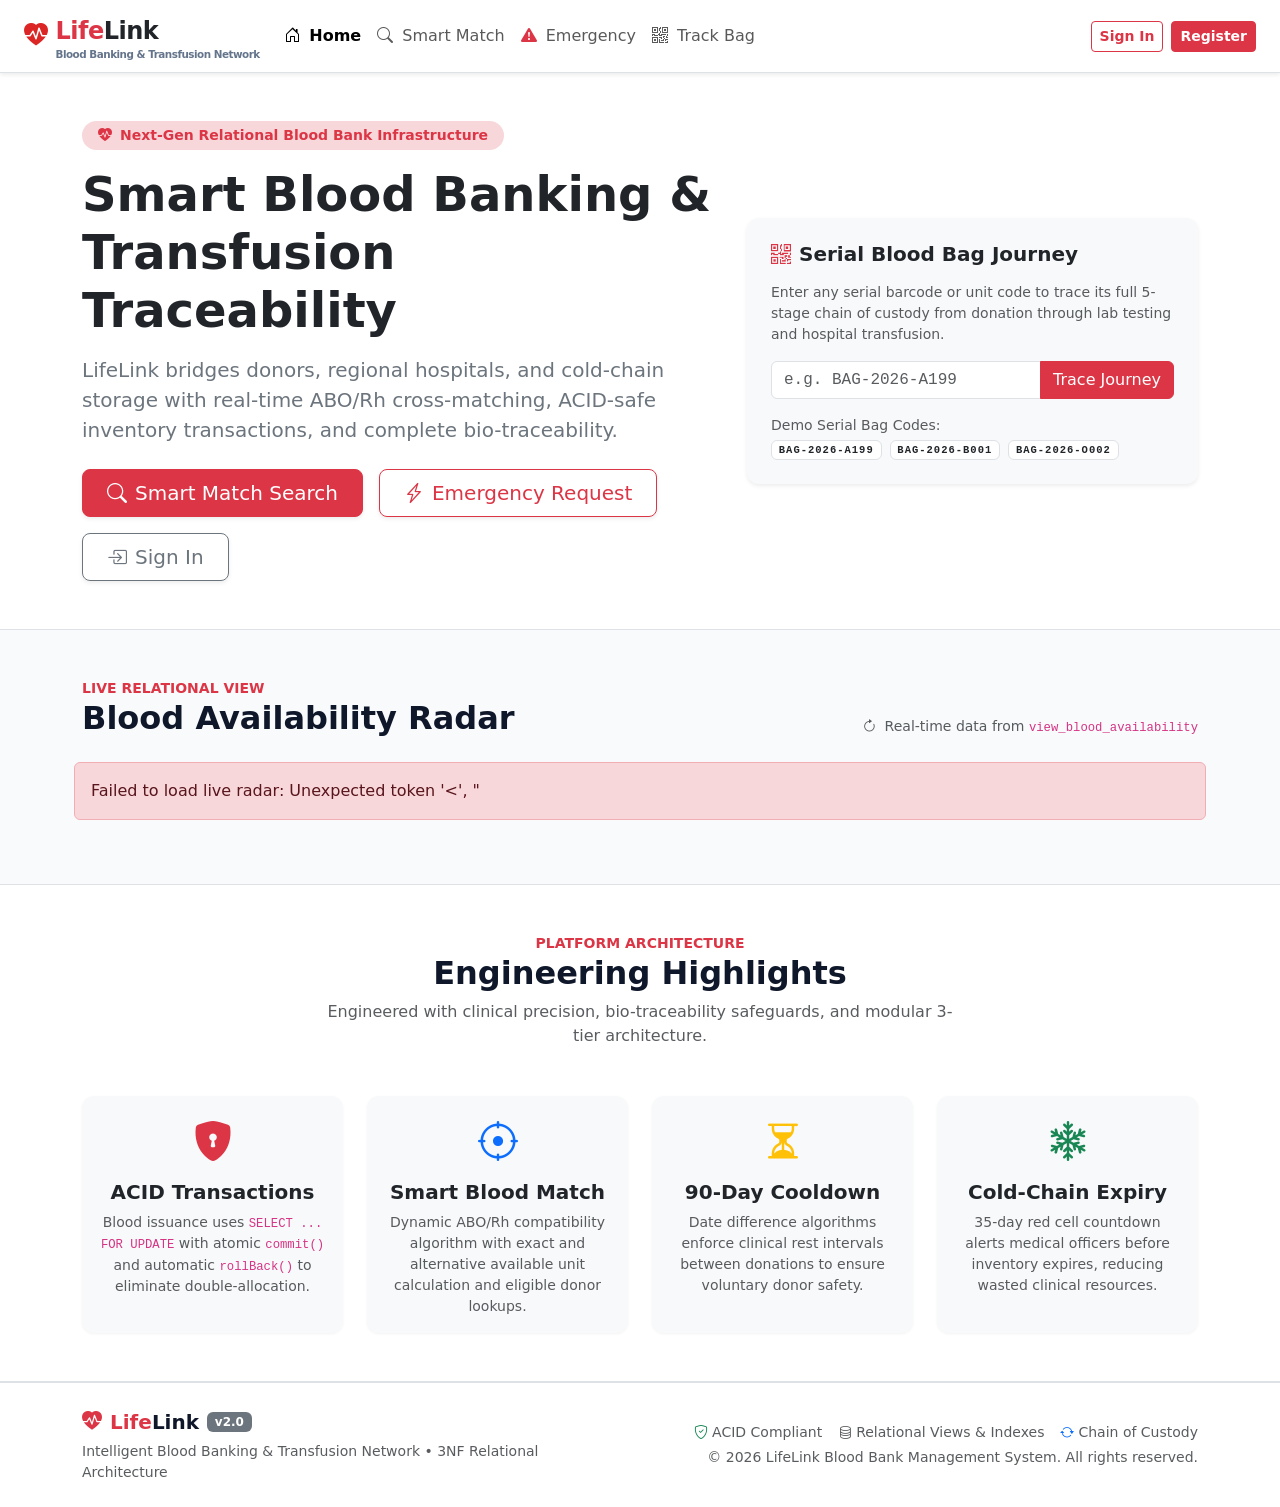
<file: index.html>
<!DOCTYPE html>
<html lang="en">
<head>
    <meta charset="UTF-8">
    <meta http-equiv="refresh" content="0; url=frontend/index.html">
    <title>Redirecting to LifeLink...</title>
    <script>
        window.location.href = "frontend/index.html";
    </script>
</head>
<body>
    <p>Redirecting to <a href="frontend/index.html">LifeLink Blood Bank System</a>...</p>
</body>
</html>
</file>
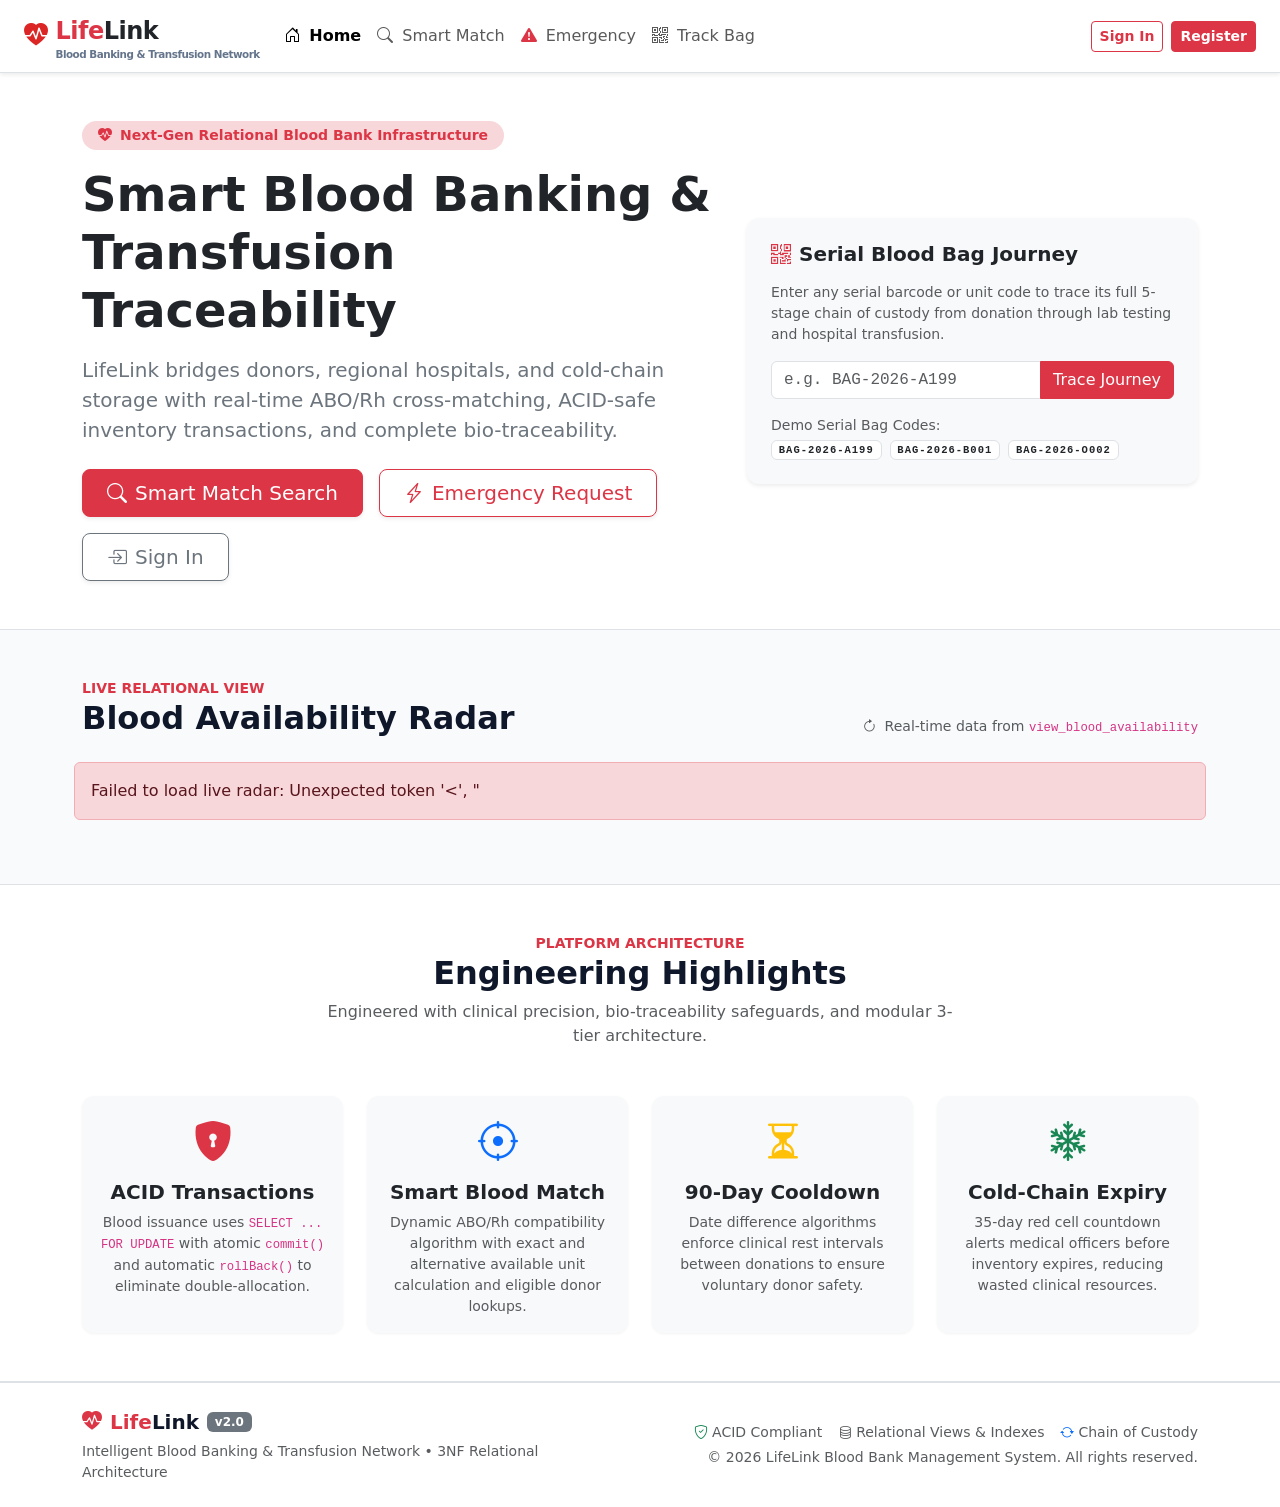
<file: frontend/index.html>
<!DOCTYPE html>
<html lang="en">
<head>
    <meta charset="UTF-8">
    <meta name="viewport" content="width=device-width, initial-scale=1.0">
    <title>LifeLink - Blood Bank Management System</title>
    <!-- Bootstrap 5.3 CSS -->
    <link href="https://cdn.jsdelivr.net/npm/bootstrap@5.3.3/dist/css/bootstrap.min.css" rel="stylesheet">
    <!-- Bootstrap Icons -->
    <link rel="stylesheet" href="https://cdn.jsdelivr.net/npm/bootstrap-icons@1.11.3/font/bootstrap-icons.min.css">
    <!-- Custom Healthcare Styling -->
    <link rel="stylesheet" href="css/custom.css">
</head>
<body class="d-flex flex-column min-vh-100">

    <!-- Global Dynamic Navigation Bar -->
    <div id="navbar-mount"></div>

    <main class="flex-grow-1">
        <!-- Emergency Ticker (shown dynamically if active critical requisitions exist) -->
        <div id="emergency-alert-banner" class="alert alert-danger mb-0 rounded-0 border-start-0 border-end-0 py-2 d-none">
            <div class="container d-flex justify-content-between align-items-center flex-wrap gap-2">
                <div class="d-flex align-items-center gap-2">
                    <span class="badge bg-danger pulsing-badge"><i class="bi bi-exclamation-triangle-fill me-1"></i>CRITICAL</span>
                    <span id="emergency-banner-text" class="fw-semibold text-danger">Emergency Blood Requisitions Active</span>
                </div>
                <a href="emergency.html" class="btn btn-danger btn-sm fw-bold">View Emergency Queue</a>
            </div>
        </div>

        <!-- Hero Section -->
        <section class="py-5 bg-white border-bottom">
            <div class="container">
                <div class="row align-items-center g-4">
                    <div class="col-lg-7">
                        <div class="d-inline-flex align-items-center gap-2 px-3 py-1 mb-3 rounded-pill bg-danger-subtle text-danger fw-semibold small">
                            <i class="bi bi-heart-pulse-fill"></i> Next-Gen Relational Blood Bank Infrastructure
                        </div>
                        <h1 class="display-5 fw-bold text-dark mb-3">
                            Smart Blood Banking & Transfusion Traceability
                        </h1>
                        <p class="lead text-secondary mb-4">
                            LifeLink bridges donors, regional hospitals, and cold-chain storage with real-time ABO/Rh cross-matching, ACID-safe inventory transactions, and complete bio-traceability.
                        </p>
                        <div class="d-flex flex-wrap gap-3">
                            <a href="search.html" class="btn btn-danger btn-lg px-4 shadow-sm">
                                <i class="bi bi-search me-2"></i>Smart Match Search
                            </a>
                            <a href="emergency.html" class="btn btn-outline-danger btn-lg px-4 shadow-sm">
                                <i class="bi bi-lightning-charge me-2"></i>Emergency Request
                            </a>
                            <a href="login.html" class="btn btn-outline-secondary btn-lg px-4 shadow-sm">
                                <i class="bi bi-box-arrow-in-right me-2"></i>Sign In
                            </a>
                        </div>
                    </div>
                    <div class="col-lg-5">
                        <div class="card border-0 shadow-sm p-4 bg-light">
                            <h5 class="fw-bold text-dark mb-3 d-flex align-items-center gap-2">
                                <i class="bi bi-qr-code text-danger"></i> Serial Blood Bag Journey
                            </h5>
                            <p class="small text-muted mb-3">
                                Enter any serial barcode or unit code to trace its full 5-stage chain of custody from donation through lab testing and hospital transfusion.
                            </p>
                            <form id="trackBagForm" onsubmit="handleTrackBagSubmit(event)">
                                <div class="input-group mb-3">
                                    <input type="text" id="quickBagCode" class="form-control font-monospace" placeholder="e.g. BAG-2026-A199" required>
                                    <button class="btn btn-danger" type="submit">Trace Journey</button>
                                </div>
                            </form>
                            <div class="small text-muted">
                                Demo Serial Bag Codes:
                                <div class="d-flex gap-2 mt-1 flex-wrap">
                                    <span class="badge bg-white text-dark border barcode-badge" onclick="openJourneyModal('BAG-2026-A199')">BAG-2026-A199</span>
                                    <span class="badge bg-white text-dark border barcode-badge" onclick="openJourneyModal('BAG-2026-B001')">BAG-2026-B001</span>
                                    <span class="badge bg-white text-dark border barcode-badge" onclick="openJourneyModal('BAG-2026-O002')">BAG-2026-O002</span>
                                </div>
                            </div>
                        </div>
                    </div>
                </div>
            </div>
        </section>

        <!-- Feature 3: Blood Availability Radar -->
        <section class="py-5">
            <div class="container">
                <div class="d-flex justify-content-between align-items-end mb-4 flex-wrap gap-2">
                    <div>
                        <div class="text-danger fw-bold text-uppercase small tracking-wide">Live Relational View</div>
                        <h2 class="fw-bold mb-0">Blood Availability Radar</h2>
                    </div>
                    <div class="text-muted small">
                        <i class="bi bi-arrow-clockwise me-1"></i> Real-time data from <code>view_blood_availability</code>
                    </div>
                </div>

                <div class="row g-3" id="radarGrid">
                    <!-- Loaded dynamically via JavaScript -->
                    <div class="col-12 text-center py-5">
                        <div class="spinner-border text-danger" role="status"></div>
                        <div class="text-muted mt-2">Loading live inventory status...</div>
                    </div>
                </div>
            </div>
        </section>

        <!-- Key Academic Capabilities -->
        <section class="py-5 bg-white border-top border-bottom">
            <div class="container">
                <div class="text-center mb-5">
                    <div class="text-danger fw-bold text-uppercase small">Platform Architecture</div>
                    <h2 class="fw-bold">Engineering Highlights</h2>
                    <p class="text-muted col-lg-7 mx-auto">
                        Engineered with clinical precision, bio-traceability safeguards, and modular 3-tier architecture.
                    </p>
                </div>

                <div class="row g-4">
                    <div class="col-md-3">
                        <div class="card h-100 p-3 text-center border-0 bg-light">
                            <div class="fs-1 text-danger mb-2"><i class="bi bi-shield-lock-fill"></i></div>
                            <h5 class="fw-bold">ACID Transactions</h5>
                            <p class="small text-muted mb-0">
                                Blood issuance uses <code>SELECT ... FOR UPDATE</code> with atomic <code>commit()</code> and automatic <code>rollBack()</code> to eliminate double-allocation.
                            </p>
                        </div>
                    </div>
                    <div class="col-md-3">
                        <div class="card h-100 p-3 text-center border-0 bg-light">
                            <div class="fs-1 text-primary mb-2"><i class="bi bi-crosshair"></i></div>
                            <h5 class="fw-bold">Smart Blood Match</h5>
                            <p class="small text-muted mb-0">
                                Dynamic ABO/Rh compatibility algorithm with exact and alternative available unit calculation and eligible donor lookups.
                            </p>
                        </div>
                    </div>
                    <div class="col-md-3">
                        <div class="card h-100 p-3 text-center border-0 bg-light">
                            <div class="fs-1 text-warning mb-2"><i class="bi bi-hourglass-split"></i></div>
                            <h5 class="fw-bold">90-Day Cooldown</h5>
                            <p class="small text-muted mb-0">
                                Date difference algorithms enforce clinical rest intervals between donations to ensure voluntary donor safety.
                            </p>
                        </div>
                    </div>
                    <div class="col-md-3">
                        <div class="card h-100 p-3 text-center border-0 bg-light">
                            <div class="fs-1 text-success mb-2"><i class="bi bi-snow2"></i></div>
                            <h5 class="fw-bold">Cold-Chain Expiry</h5>
                            <p class="small text-muted mb-0">
                                35-day red cell countdown alerts medical officers before inventory expires, reducing wasted clinical resources.
                            </p>
                        </div>
                    </div>
                </div>
            </div>
        </section>
    </main>

    <!-- Global Dynamic Footer -->
    <div id="footer-mount"></div>

    <!-- Bootstrap 5.3 Bundle JS -->
    <script src="https://cdn.jsdelivr.net/npm/bootstrap@5.3.3/dist/js/bootstrap.bundle.min.js"></script>
    <!-- Frontend JS Modules -->
    <script src="js/api.js"></script>
    <script src="js/navbar.js"></script>
    <script src="js/journey_modal.js"></script>

    <script>
        document.addEventListener('DOMContentLoaded', function() {
            loadRadar();
            checkEmergencyBanner();
        });

        function handleTrackBagSubmit(e) {
            e.preventDefault();
            const code = document.getElementById('quickBagCode').value.trim();
            if (code) {
                openJourneyModal(code);
            }
        }

        async function checkEmergencyBanner() {
            try {
                const res = await apiRequest('emergency.php');
                if (res.success && res.data && res.data.length > 0) {
                    const banner = document.getElementById('emergency-alert-banner');
                    const text = document.getElementById('emergency-banner-text');
                    text.innerText = `Active Emergency Requisitions: ${res.data.length} critical requisition(s) requiring triage.`;
                    banner.classList.remove('d-none');
                }
            } catch (e) {}
        }

        async function loadRadar() {
            const grid = document.getElementById('radarGrid');
            try {
                const res = await apiRequest('radar.php');
                if (!res.success) throw new Error(res.message);

                grid.innerHTML = res.data.radar.map(item => {
                    const statusClass = item.stock_status === 'CRITICAL' ? 'critical' : 
                                        item.stock_status === 'LOW' ? 'low' : 'available';
                    const badgeClass = item.stock_status === 'CRITICAL' ? 'badge-critical' : 
                                       item.stock_status === 'LOW' ? 'badge-low' : 'badge-available';
                    
                    return `
                        <div class="col-6 col-md-3">
                            <div class="card p-3 radar-card ${statusClass}">
                                <div class="d-flex justify-content-between align-items-start mb-2">
                                    <span class="radar-blood-group">${item.group_name}</span>
                                    <span class="badge ${badgeClass}">${item.stock_status}</span>
                                </div>
                                <div class="radar-units text-dark mb-2">${item.available_units} <span class="fs-6 fw-normal text-muted">units</span></div>
                                <div class="small text-muted" style="font-size: 0.75rem;">
                                    <div><strong>Can Give:</strong> ${item.can_give_to}</div>
                                    <div><strong>Can Receive:</strong> ${item.can_receive_from}</div>
                                </div>
                                <div class="mt-3 pt-2 border-top d-flex justify-content-between align-items-center">
                                    <span class="text-muted small" style="font-size: 0.7rem;">Shelf Expiry: ${item.earliest_expiry || 'None'}</span>
                                    <a href="search.html?blood_group_id=${item.blood_group_id}" class="btn btn-sm btn-outline-danger py-0 px-2" style="font-size: 0.75rem;">Match</a>
                                </div>
                            </div>
                        </div>
                    `;
                }).join('');
            } catch (e) {
                grid.innerHTML = `<div class="col-12 alert alert-danger">Failed to load live radar: ${e.message}</div>`;
            }
        }
    </script>
</body>
</html>
</file>
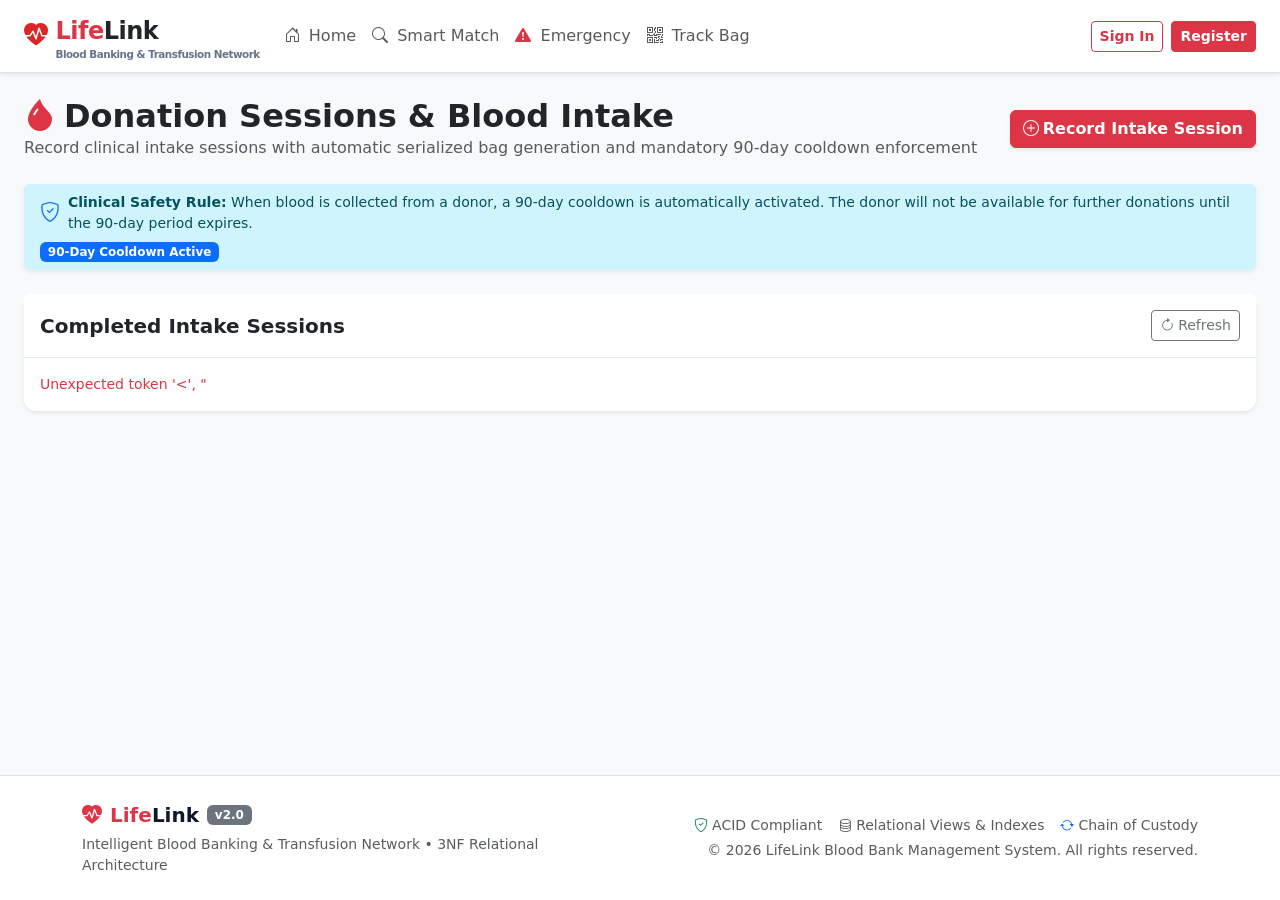
<file: frontend/admin_donations.html>
<!DOCTYPE html>
<html lang="en">
<head>
    <meta charset="UTF-8">
    <meta name="viewport" content="width=device-width, initial-scale=1.0">
    <title>Donation Sessions & Intake | LifeLink</title>
    <link href="https://cdn.jsdelivr.net/npm/bootstrap@5.3.3/dist/css/bootstrap.min.css" rel="stylesheet">
    <link rel="stylesheet" href="https://cdn.jsdelivr.net/npm/bootstrap-icons@1.11.3/font/bootstrap-icons.min.css">
    <link rel="stylesheet" href="css/custom.css">
</head>
<body class="d-flex flex-column min-vh-100 bg-light">

    <div id="navbar-mount"></div>

    <main class="container-fluid px-lg-4 py-4 flex-grow-1">
        <div class="d-flex justify-content-between align-items-center mb-4 flex-wrap gap-2">
            <div>
                <h2 class="fw-bold mb-0 text-dark"><i class="bi bi-droplet-fill text-danger me-2"></i>Donation Sessions & Blood Intake</h2>
                <p class="text-muted mb-0">Record clinical intake sessions with automatic serialized bag generation and mandatory 90-day cooldown enforcement</p>
            </div>
            <button class="btn btn-danger fw-bold shadow-sm" data-bs-toggle="modal" data-bs-target="#newSessionModal">
                <i class="bi bi-plus-circle me-1"></i>Record Intake Session
            </button>
        </div>

        <!-- 90-Day Cooldown Policy Banner -->
        <div class="alert alert-info py-2 px-3 mb-4 d-flex align-items-center justify-content-between flex-wrap gap-2 shadow-sm border-0">
            <div class="d-flex align-items-center gap-2 small">
                <i class="bi bi-shield-check fs-5 text-primary"></i>
                <span><strong>Clinical Safety Rule:</strong> When blood is collected from a donor, a 90-day cooldown is automatically activated. The donor will not be available for further donations until the 90-day period expires.</span>
            </div>
            <span class="badge bg-primary">90-Day Cooldown Active</span>
        </div>

        <div class="card border-0 shadow-sm bg-white">
            <div class="card-header bg-white py-3 d-flex justify-content-between align-items-center">
                <h5 class="fw-bold mb-0">Completed Intake Sessions</h5>
                <button class="btn btn-outline-secondary btn-sm" onclick="loadDonations()">
                    <i class="bi bi-arrow-clockwise me-1"></i>Refresh
                </button>
            </div>
            <div class="card-body p-0" id="donationsMount">
                <div class="text-center py-5">
                    <div class="spinner-border text-danger" role="status"></div>
                    <div class="text-muted mt-2">Loading donation sessions...</div>
                </div>
            </div>
        </div>
    </main>

    <!-- Modal: Record Donation Session -->
    <div class="modal fade" id="newSessionModal" tabindex="-1" aria-hidden="true">
        <div class="modal-dialog modal-dialog-centered modal-lg">
            <div class="modal-content border-0 shadow-lg">
                <div class="modal-header bg-danger text-white">
                    <h5 class="modal-title fw-bold"><i class="bi bi-heart-pulse-fill me-2"></i>Record Clinical Intake Session</h5>
                    <button type="button" class="btn-close btn-close-white" data-bs-dismiss="modal" aria-label="Close"></button>
                </div>
                <form id="sessionForm" onsubmit="handleSessionSubmit(event)">
                    <div class="modal-body p-4">
                        <div class="d-flex justify-content-between align-items-center mb-2">
                            <label class="form-label fw-bold mb-0">Select Registered Donor <span class="text-danger">*</span></label>
                            <div class="form-check form-switch small">
                                <input class="form-check-input" type="checkbox" id="eligibleOnlySwitch" checked onchange="renderDonorSelectOptions()">
                                <label class="form-check-label" for="eligibleOnlySwitch">Show eligible only (cooldown cleared)</label>
                            </div>
                        </div>

                        <select id="donorSelect" class="form-select form-select-lg mb-2" required onchange="handleDonorSelectChange()">
                            <option value="">Loading donor directory...</option>
                        </select>

                        <!-- Selected Donor Cooldown Status Indicator -->
                        <div id="selectedDonorStatusMount" class="mb-3"></div>

                        <div class="row g-3 mb-3">
                            <div class="col-md-6">
                                <label class="form-label fw-semibold">Blood Pressure (mmHg) <span class="text-danger">*</span></label>
                                <input type="text" id="bp" class="form-control" value="120/80" required>
                            </div>
                            <div class="col-md-6">
                                <label class="form-label fw-semibold">Hemoglobin (g/dL) <span class="text-danger">*</span></label>
                                <input type="number" step="0.1" id="hb" class="form-control" value="14.2" min="12.0" max="18.0" required>
                            </div>
                        </div>

                        <div class="mb-3">
                            <label class="form-label fw-semibold">Target Cold Storage Vault <span class="text-danger">*</span></label>
                            <input type="text" id="storageLocation" class="form-control" value="Cold Vault 1 / Shelf A1" required>
                        </div>

                        <div class="mb-3">
                            <label class="form-label fw-semibold">Clinical Staff Remarks</label>
                            <textarea id="remarks" class="form-control" rows="2" placeholder="Standard whole blood donation; vitals normal."></textarea>
                        </div>

                        <div class="alert alert-warning py-2 px-3 small mb-0 d-flex align-items-center gap-2">
                            <i class="bi bi-exclamation-triangle-fill fs-5 text-warning"></i>
                            <div><strong>Notice:</strong> Submitting this intake session will immediately lock this donor into a 90-day cooldown interval starting today.</div>
                        </div>
                    </div>
                    <div class="modal-footer bg-light">
                        <button type="button" class="btn btn-secondary btn-sm" data-bs-dismiss="modal">Cancel</button>
                        <button type="submit" id="saveSessionBtn" class="btn btn-danger fw-bold">
                            <i class="bi bi-check2-circle me-1"></i>Commit & Spawn Blood Bag
                        </button>
                    </div>
                </form>
            </div>
        </div>
    </div>

    <div id="footer-mount"></div>

    <script src="https://cdn.jsdelivr.net/npm/bootstrap@5.3.3/dist/js/bootstrap.bundle.min.js"></script>
    <script src="js/api.js"></script>
    <script src="js/navbar.js"></script>
    <script src="js/journey_modal.js"></script>

    <script>
        let cachedDonors = [];

        document.addEventListener('DOMContentLoaded', function() {
            loadDonations();
            loadDonors();
        });

        async function loadDonors() {
            try {
                const res = await apiRequest('donors.php?action=list');
                cachedDonors = res.data || [];
                renderDonorSelectOptions();
            } catch (e) {
                document.getElementById('donorSelect').innerHTML = `<option value="">Failed to load donors</option>`;
            }
        }

        function renderDonorSelectOptions() {
            const select = document.getElementById('donorSelect');
            const showOnlyEligible = document.getElementById('eligibleOnlySwitch').checked;
            
            let filtered = cachedDonors;
            if (showOnlyEligible) {
                filtered = cachedDonors.filter(d => d.can_donate);
            }

            if (filtered.length === 0) {
                select.innerHTML = `<option value="">-- No eligible donors found (all under cooldown) --</option>`;
                handleDonorSelectChange();
                return;
            }

            select.innerHTML = `<option value="">-- Choose Voluntary Donor --</option>` + 
                filtered.map(d => {
                    if (d.can_donate) {
                        return `<option value="${d.donor_id}" data-eligible="true">${d.full_name} (${d.blood_group} - Eligible / Ready to Donate)</option>`;
                    } else {
                        return `<option value="${d.donor_id}" data-eligible="false" disabled class="text-danger">${d.full_name} (${d.blood_group} - Cooldown: ${d.days_until_eligible}d left until ${d.next_eligible_date})</option>`;
                    }
                }).join('');

            handleDonorSelectChange();
        }

        function handleDonorSelectChange() {
            const select = document.getElementById('donorSelect');
            const statusMount = document.getElementById('selectedDonorStatusMount');
            const saveBtn = document.getElementById('saveSessionBtn');
            const selectedId = parseInt(select.value, 10);

            if (!selectedId) {
                statusMount.innerHTML = '';
                saveBtn.disabled = false;
                return;
            }

            const donor = cachedDonors.find(d => d.donor_id === selectedId);
            if (!donor) return;

            if (donor.can_donate) {
                statusMount.innerHTML = `
                    <div class="alert alert-success py-2 px-3 small mb-0 d-flex align-items-center justify-content-between">
                        <div>
                            <i class="bi bi-check-circle-fill text-success me-1"></i>
                            <strong>${donor.full_name} (${donor.blood_group})</strong> is cleared for intake.
                            <div class="text-muted">Last donation: ${donor.last_donation_date || 'First-time voluntary donor'}</div>
                        </div>
                        <span class="badge bg-success">Eligible to Donate</span>
                    </div>
                `;
                saveBtn.disabled = false;
            } else {
                statusMount.innerHTML = `
                    <div class="alert alert-danger py-2 px-3 small mb-0 d-flex align-items-center justify-content-between">
                        <div>
                            <i class="bi bi-x-circle-fill text-danger me-1"></i>
                            <strong>${donor.full_name}</strong> is in 90-day cooldown!
                            <div class="text-muted">Last donated on ${donor.last_donation_date}. Eligible on ${donor.next_eligible_date} (${donor.days_until_eligible} days left).</div>
                        </div>
                        <span class="badge bg-danger">In Cooldown</span>
                    </div>
                `;
                saveBtn.disabled = true;
            }
        }

        async function loadDonations() {
            const mount = document.getElementById('donationsMount');
            try {
                const res = await apiRequest('donations.php');
                const list = res.data || [];

                if (list.length === 0) {
                    mount.innerHTML = `<div class="text-center py-5 text-muted small">No completed donation sessions recorded yet.</div>`;
                    return;
                }

                mount.innerHTML = `
                    <div class="table-responsive">
                        <table class="table table-hover align-middle mb-0 small">
                            <thead class="table-light">
                                <tr>
                                    <th># ID</th>
                                    <th>Date</th>
                                    <th>Donor Name</th>
                                    <th>Group</th>
                                    <th>Vitals (BP / Hb)</th>
                                    <th>Generated Bag Code</th>
                                    <th>Remarks</th>
                                    <th>Cooldown Status</th>
                                    <th>Action</th>
                                </tr>
                            </thead>
                            <tbody>
                                ${list.map(d => `
                                    <tr>
                                        <td class="font-monospace">#DON-${d.donation_id}</td>
                                        <td class="fw-bold">${d.donation_date}</td>
                                        <td>
                                            <div class="fw-semibold">${d.donor_name}</div>
                                            <div class="text-muted" style="font-size: 0.75rem;">${d.donor_phone}</div>
                                        </td>
                                        <td><span class="badge bg-danger fs-6">${d.blood_group}</span></td>
                                        <td>${d.blood_pressure || '120/80'} | ${d.hemoglobin || '14.0'} g/dL</td>
                                        <td>
                                            ${d.bag_code ? `
                                                <span class="badge bg-light text-dark border barcode-badge" onclick="openJourneyModal('${d.bag_code}')">
                                                    ${d.bag_code}
                                                </span>
                                            ` : '<span class="text-muted">Unlinked</span>'}
                                        </td>
                                        <td>${d.remarks || 'Standard'}</td>
                                        <td>
                                            <span class="badge bg-info text-dark"><i class="bi bi-clock-history me-1"></i>90-Day Active</span>
                                        </td>
                                        <td>
                                            ${d.bag_code ? `
                                                <button class="btn btn-outline-secondary btn-sm py-0 px-2" onclick="openJourneyModal('${d.bag_code}')">
                                                    <i class="bi bi-arrow-repeat me-1"></i>Trace
                                                </button>
                                            ` : '-'}
                                        </td>
                                    </tr>
                                `).join('')}
                            </tbody>
                        </table>
                    </div>
                `;
            } catch (err) {
                mount.innerHTML = `<div class="p-3 text-danger small">${err.message}</div>`;
            }
        }

        async function handleSessionSubmit(e) {
            e.preventDefault();
            const donorId = document.getElementById('donorSelect').value;
            if (!donorId) {
                showToast('Please select an eligible donor.', 'warning');
                return;
            }

            const donor = cachedDonors.find(d => d.donor_id == donorId);
            if (donor && !donor.can_donate) {
                showToast(`Cannot proceed: ${donor.full_name} is under 90-day cooldown (${donor.days_until_eligible} days remaining).`, 'danger');
                return;
            }

            const btn = document.getElementById('saveSessionBtn');
            btn.disabled = true;

            const payload = {
                donor_id: donorId,
                blood_pressure: document.getElementById('bp').value.trim(),
                hemoglobin: document.getElementById('hb').value,
                storage_location: document.getElementById('storageLocation').value.trim(),
                remarks: document.getElementById('remarks').value.trim()
            };

            try {
                const res = await apiRequest('donations.php?action=create', 'POST', payload);
                showToast(res.message, 'success');
                bootstrap.Modal.getInstance(document.getElementById('newSessionModal')).hide();
                document.getElementById('sessionForm').reset();
                await Promise.all([loadDonations(), loadDonors()]);
            } catch (err) {
                showToast(err.message, 'danger');
            } finally {
                btn.disabled = false;
            }
        }
    </script>
</body>
</html>
</file>
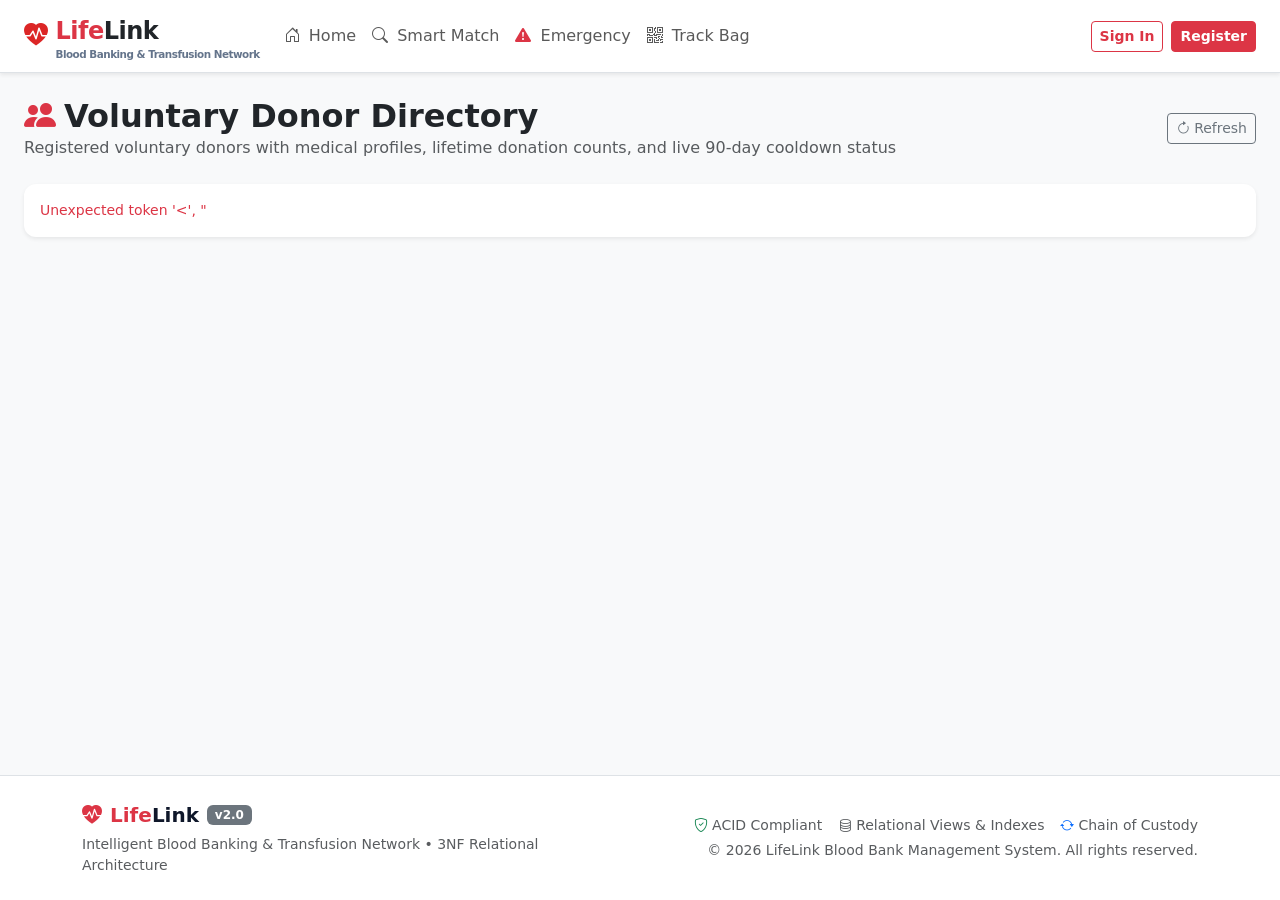
<file: frontend/admin_donors.html>
<!DOCTYPE html>
<html lang="en">
<head>
    <meta charset="UTF-8">
    <meta name="viewport" content="width=device-width, initial-scale=1.0">
    <title>Donor Directory | LifeLink</title>
    <link href="https://cdn.jsdelivr.net/npm/bootstrap@5.3.3/dist/css/bootstrap.min.css" rel="stylesheet">
    <link rel="stylesheet" href="https://cdn.jsdelivr.net/npm/bootstrap-icons@1.11.3/font/bootstrap-icons.min.css">
    <link rel="stylesheet" href="css/custom.css">
</head>
<body class="d-flex flex-column min-vh-100 bg-light">

    <div id="navbar-mount"></div>

    <main class="container-fluid px-lg-4 py-4 flex-grow-1">
        <div class="d-flex justify-content-between align-items-center mb-4 flex-wrap gap-2">
            <div>
                <h2 class="fw-bold mb-0 text-dark"><i class="bi bi-people-fill text-danger me-2"></i>Voluntary Donor Directory</h2>
                <p class="text-muted mb-0">Registered voluntary donors with medical profiles, lifetime donation counts, and live 90-day cooldown status</p>
            </div>
            <button class="btn btn-outline-secondary btn-sm" onclick="loadDonors()">
                <i class="bi bi-arrow-clockwise me-1"></i>Refresh
            </button>
        </div>

        <div class="card border-0 shadow-sm bg-white">
            <div class="card-body p-0" id="donorsMount">
                <div class="text-center py-5">
                    <div class="spinner-border text-danger" role="status"></div>
                    <div class="text-muted mt-2">Loading donor directory...</div>
                </div>
            </div>
        </div>
    </main>

    <div id="footer-mount"></div>

    <script src="https://cdn.jsdelivr.net/npm/bootstrap@5.3.3/dist/js/bootstrap.bundle.min.js"></script>
    <script src="js/api.js"></script>
    <script src="js/navbar.js"></script>

    <script>
        document.addEventListener('DOMContentLoaded', loadDonors);

        async function loadDonors() {
            const mount = document.getElementById('donorsMount');
            try {
                const res = await apiRequest('donors.php?action=list');
                const list = res.data || [];

                if (list.length === 0) {
                    mount.innerHTML = `<div class="text-center py-5 text-muted small">No donors registered in system.</div>`;
                    return;
                }

                mount.innerHTML = `
                    <div class="table-responsive">
                        <table class="table table-hover align-middle mb-0 small">
                            <thead class="table-light">
                                <tr>
                                    <th># Donor ID</th>
                                    <th>Full Name</th>
                                    <th>Blood Group</th>
                                    <th>City</th>
                                    <th>Contact Info</th>
                                    <th>Last Donation</th>
                                    <th>Total Donations</th>
                                    <th>90-Day Cooldown Status</th>
                                </tr>
                            </thead>
                            <tbody>
                                ${list.map(d => {
                                    let statusBadge = '';
                                    if (!d.is_eligible) {
                                        statusBadge = '<span class="badge bg-secondary">INELIGIBLE</span>';
                                    } else if (d.can_donate) {
                                        statusBadge = '<span class="badge bg-success"><i class="bi bi-check-circle me-1"></i>ELIGIBLE TO DONATE</span>';
                                    } else {
                                        statusBadge = `<span class="badge bg-warning text-dark"><i class="bi bi-clock-history me-1"></i>COOLDOWN (${d.days_until_eligible}d left until ${d.next_eligible_date})</span>`;
                                    }

                                    return `
                                        <tr>
                                            <td class="font-monospace fw-bold">#DNR-${d.donor_id}</td>
                                            <td class="fw-bold">${d.full_name}</td>
                                            <td><span class="badge bg-danger fs-6">${d.blood_group}</span></td>
                                            <td>${d.city}</td>
                                            <td>
                                                <div><a href="tel:${d.phone}" class="text-decoration-none">${d.phone}</a></div>
                                                <div class="text-muted" style="font-size: 0.75rem;">${d.email}</div>
                                            </td>
                                            <td>${d.last_donation_date || '<span class="text-muted fst-italic">First-time voluntary</span>'}</td>
                                            <td class="fw-bold fs-6">${d.total_donations} session(s)</td>
                                            <td>${statusBadge}</td>
                                        </tr>
                                    `;
                                }).join('')}
                            </tbody>
                        </table>
                    </div>
                `;
            } catch (err) {
                mount.innerHTML = `<div class="p-3 text-danger small">${err.message}</div>`;
            }
        }
    </script>
</body>
</html>
</file>
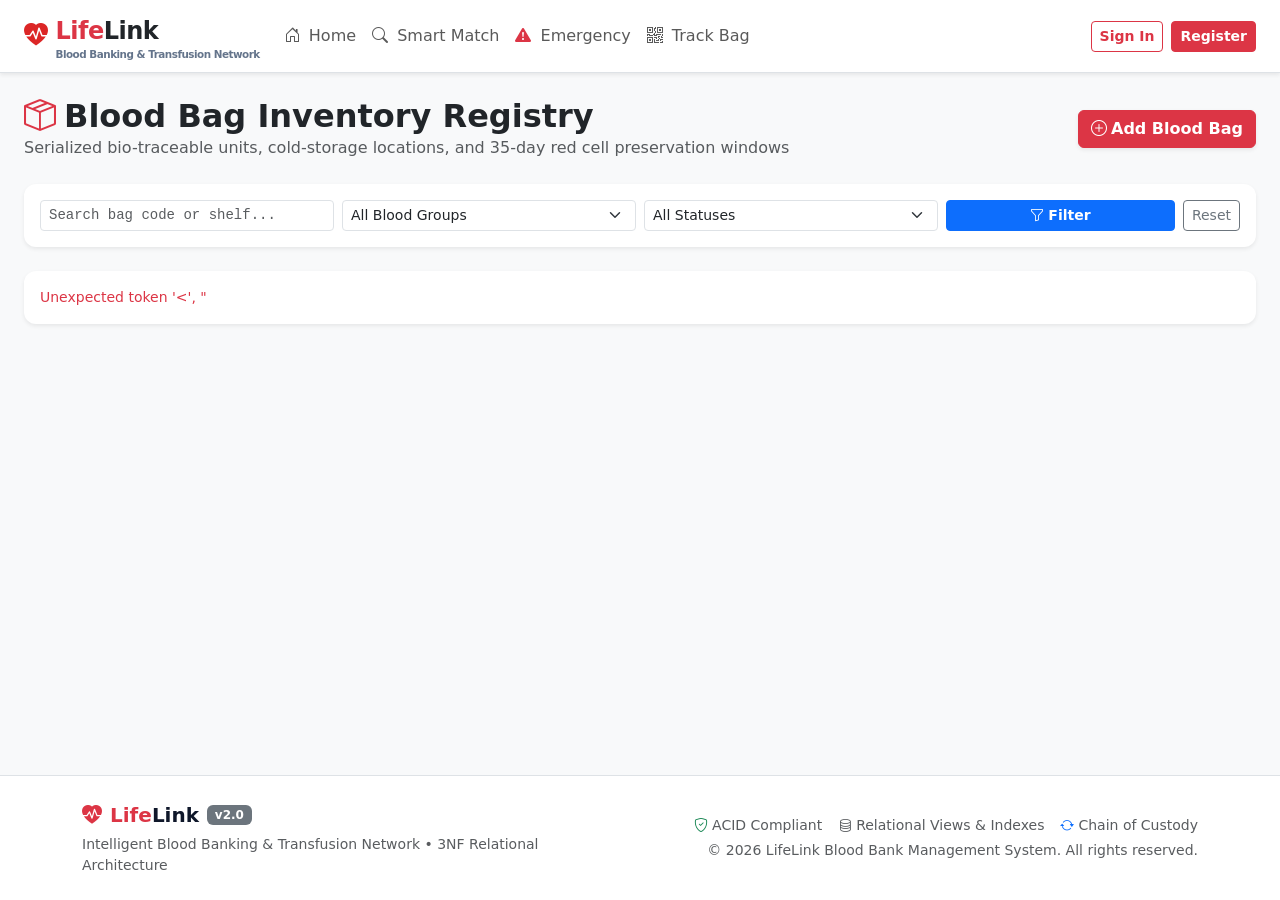
<file: frontend/admin_inventory.html>
<!DOCTYPE html>
<html lang="en">
<head>
    <meta charset="UTF-8">
    <meta name="viewport" content="width=device-width, initial-scale=1.0">
    <title>Blood Inventory Management | LifeLink</title>
    <link href="https://cdn.jsdelivr.net/npm/bootstrap@5.3.3/dist/css/bootstrap.min.css" rel="stylesheet">
    <link rel="stylesheet" href="https://cdn.jsdelivr.net/npm/bootstrap-icons@1.11.3/font/bootstrap-icons.min.css">
    <link rel="stylesheet" href="css/custom.css">
</head>
<body class="d-flex flex-column min-vh-100 bg-light">

    <div id="navbar-mount"></div>

    <main class="container-fluid px-lg-4 py-4 flex-grow-1">
        <div class="d-flex justify-content-between align-items-center mb-4 flex-wrap gap-2">
            <div>
                <h2 class="fw-bold mb-0 text-dark"><i class="bi bi-box-seam text-danger me-2"></i>Blood Bag Inventory Registry</h2>
                <p class="text-muted mb-0">Serialized bio-traceable units, cold-storage locations, and 35-day red cell preservation windows</p>
            </div>
            <button class="btn btn-danger fw-bold shadow-sm" data-bs-toggle="modal" data-bs-target="#addBagModal">
                <i class="bi bi-plus-circle me-1"></i>Add Blood Bag
            </button>
        </div>

        <!-- Filter & Search Bar -->
        <div class="card border-0 shadow-sm p-3 mb-4 bg-white">
            <div class="row g-2 align-items-center">
                <div class="col-md-3">
                    <input type="text" id="searchInput" class="form-control form-control-sm font-monospace" placeholder="Search bag code or shelf..." onkeyup="if(event.key === 'Enter') filterInventory()">
                </div>
                <div class="col-md-3">
                    <select id="filterBloodGroup" class="form-select form-select-sm" onchange="filterInventory()">
                        <option value="">All Blood Groups</option>
                        <option value="1">A+</option>
                        <option value="2">A-</option>
                        <option value="3">B+</option>
                        <option value="4">B-</option>
                        <option value="5">AB+</option>
                        <option value="6">AB-</option>
                        <option value="7">O+</option>
                        <option value="8">O-</option>
                    </select>
                </div>
                <div class="col-md-3">
                    <select id="filterStatus" class="form-select form-select-sm" onchange="filterInventory()">
                        <option value="">All Statuses</option>
                        <option value="AVAILABLE">AVAILABLE (Viable)</option>
                        <option value="ISSUED">ISSUED (Transfused)</option>
                        <option value="DISCARDED">DISCARDED</option>
                    </select>
                </div>
                <div class="col-md-3 d-flex gap-2">
                    <button class="btn btn-primary btn-sm flex-fill fw-semibold" onclick="filterInventory()">
                        <i class="bi bi-funnel me-1"></i>Filter
                    </button>
                    <button class="btn btn-outline-secondary btn-sm" onclick="resetFilters()">Reset</button>
                </div>
            </div>
        </div>

        <!-- Inventory Table -->
        <div class="card border-0 shadow-sm bg-white">
            <div class="card-body p-0" id="inventoryMount">
                <div class="text-center py-5">
                    <div class="spinner-border text-danger" role="status"></div>
                    <div class="text-muted mt-2">Loading inventory records...</div>
                </div>
            </div>
        </div>
    </main>

    <!-- Modal: Add New Blood Bag -->
    <div class="modal fade" id="addBagModal" tabindex="-1" aria-hidden="true">
        <div class="modal-dialog modal-dialog-centered">
            <div class="modal-content border-0 shadow-lg">
                <div class="modal-header bg-danger text-white">
                    <h5 class="modal-title fw-bold"><i class="bi bi-droplet-half me-2"></i>Register New Blood Bag</h5>
                    <button type="button" class="btn-close btn-close-white" data-bs-dismiss="modal" aria-label="Close"></button>
                </div>
                <form id="addBagForm" onsubmit="handleAddBagSubmit(event)">
                    <div class="modal-body p-4">
                        <div class="mb-3">
                            <label class="form-label fw-semibold">Serial Barcode / Bag Code (optional)</label>
                            <input type="text" id="newBagCode" class="form-control font-monospace" placeholder="Auto-generated if left blank">
                        </div>

                        <div class="mb-3">
                            <label class="form-label fw-semibold">Blood Group <span class="text-danger">*</span></label>
                            <select id="newBloodGroup" class="form-select" required>
                                <option value="">-- Choose Group --</option>
                                <option value="1">A+</option>
                                <option value="2">A-</option>
                                <option value="3">B+</option>
                                <option value="4">B-</option>
                                <option value="5">AB+</option>
                                <option value="6">AB-</option>
                                <option value="7">O+</option>
                                <option value="8">O-</option>
                            </select>
                        </div>

                        <div class="mb-3">
                            <label class="form-label fw-semibold">Collection Date <span class="text-danger">*</span></label>
                            <input type="date" id="newCollectionDate" class="form-control" required>
                        </div>

                        <div class="mb-3">
                            <label class="form-label fw-semibold">Chamber / Vault Storage Location <span class="text-danger">*</span></label>
                            <input type="text" id="newLocation" class="form-control" value="Cold Vault 1 / Shelf A1" required>
                        </div>
                    </div>
                    <div class="modal-footer bg-light">
                        <button type="button" class="btn btn-secondary btn-sm" data-bs-dismiss="modal">Cancel</button>
                        <button type="submit" id="addBagBtn" class="btn btn-danger fw-bold">Add to Inventory</button>
                    </div>
                </form>
            </div>
        </div>
    </div>

    <div id="footer-mount"></div>

    <script src="https://cdn.jsdelivr.net/npm/bootstrap@5.3.3/dist/js/bootstrap.bundle.min.js"></script>
    <script src="js/api.js"></script>
    <script src="js/navbar.js"></script>
    <script src="js/journey_modal.js"></script>

    <script>
        document.addEventListener('DOMContentLoaded', function() {
            document.getElementById('newCollectionDate').value = new Date().toISOString().split('T')[0];
            loadInventory();
        });

        function resetFilters() {
            document.getElementById('searchInput').value = '';
            document.getElementById('filterBloodGroup').value = '';
            document.getElementById('filterStatus').value = '';
            loadInventory();
        }

        function filterInventory() {
            const search = document.getElementById('searchInput').value.trim();
            const bg = document.getElementById('filterBloodGroup').value;
            const status = document.getElementById('filterStatus').value;
            loadInventory(bg, status, search);
        }

        async function loadInventory(bloodGroupId = '', status = '', search = '') {
            const mount = document.getElementById('inventoryMount');
            let query = 'inventory.php?action=list';
            if (bloodGroupId) query += `&blood_group_id=${bloodGroupId}`;
            if (status) query += `&status=${status}`;
            if (search) query += `&search=${encodeURIComponent(search)}`;

            try {
                const res = await apiRequest(query);
                const items = res.data || [];

                if (items.length === 0) {
                    mount.innerHTML = `<div class="text-center py-5 text-muted small">No blood bags found matching filter criteria.</div>`;
                    return;
                }

                mount.innerHTML = `
                    <div class="table-responsive">
                        <table class="table table-hover align-middle mb-0 small">
                            <thead class="table-light">
                                <tr>
                                    <th>Serial Bag Code</th>
                                    <th>Blood Group</th>
                                    <th>Collection Date</th>
                                    <th>Expiry Date</th>
                                    <th>Shelf Remaining</th>
                                    <th>Storage Location</th>
                                    <th>Status</th>
                                    <th>Actions</th>
                                </tr>
                            </thead>
                            <tbody>
                                ${items.map(b => {
                                    let statusBadge = '';
                                    if (b.status === 'AVAILABLE') statusBadge = '<span class="badge bg-success">AVAILABLE</span>';
                                    else if (b.status === 'ISSUED') statusBadge = '<span class="badge bg-primary">ISSUED</span>';
                                    else if (b.status === 'DISCARDED') statusBadge = '<span class="badge bg-danger">DISCARDED</span>';
                                    else statusBadge = `<span class="badge bg-secondary">${b.status}</span>`;

                                    const isExpiringSoon = b.status === 'AVAILABLE' && b.days_left >= 0 && b.days_left <= 7;
                                    const isExpired = b.days_left < 0;

                                    let shelfDisplay = `${b.days_left} days`;
                                    if (isExpired) shelfDisplay = `<span class="text-danger fw-bold">EXPIRED</span>`;
                                    else if (isExpiringSoon) shelfDisplay = `<span class="text-warning fw-bold">${b.days_left} days (Warning)</span>`;

                                    return `
                                        <tr>
                                            <td>
                                                <span class="badge bg-light text-dark border barcode-badge" onclick="openJourneyModal('${b.bag_code}')">
                                                    ${b.bag_code}
                                                </span>
                                            </td>
                                            <td><span class="badge bg-dark fs-6">${b.blood_group}</span></td>
                                            <td>${b.collection_date}</td>
                                            <td>${b.expiry_date}</td>
                                            <td>${shelfDisplay}</td>
                                            <td><i class="bi bi-geo-alt text-muted me-1"></i>${b.storage_location}</td>
                                            <td>${statusBadge}</td>
                                            <td>
                                                <div class="d-flex gap-1">
                                                    <button class="btn btn-outline-secondary btn-sm py-0 px-2" onclick="openJourneyModal('${b.bag_code}')">
                                                        <i class="bi bi-arrow-repeat me-1"></i>Trace
                                                    </button>
                                                    ${b.status === 'AVAILABLE' ? `
                                                        <button class="btn btn-outline-danger btn-sm py-0 px-2" onclick="discardBag(${b.inventory_id}, '${b.bag_code}')">
                                                            Discard
                                                        </button>
                                                    ` : ''}
                                                </div>
                                            </td>
                                        </tr>
                                    `;
                                }).join('')}
                            </tbody>
                        </table>
                    </div>
                `;
            } catch (err) {
                mount.innerHTML = `<div class="p-3 text-danger small">${err.message}</div>`;
            }
        }

        async function handleAddBagSubmit(e) {
            e.preventDefault();
            const btn = document.getElementById('addBagBtn');
            btn.disabled = true;

            const payload = {
                bag_code: document.getElementById('newBagCode').value.trim(),
                blood_group_id: document.getElementById('newBloodGroup').value,
                collection_date: document.getElementById('newCollectionDate').value,
                storage_location: document.getElementById('newLocation').value.trim()
            };

            try {
                const res = await apiRequest('inventory.php?action=add', 'POST', payload);
                showToast(res.message, 'success');
                bootstrap.Modal.getInstance(document.getElementById('addBagModal')).hide();
                document.getElementById('addBagForm').reset();
                document.getElementById('newCollectionDate').value = new Date().toISOString().split('T')[0];
                loadInventory();
            } catch (err) {
                showToast(err.message, 'danger');
            } finally {
                btn.disabled = false;
            }
        }

        async function discardBag(invId, code) {
            if (!confirm(`Mark unit ${code} as DISCARDED?`)) return;
            try {
                const res = await apiRequest('inventory.php?action=discard', 'POST', { inventory_id: invId });
                showToast(res.message, 'info');
                filterInventory();
            } catch (err) {
                showToast(err.message, 'danger');
            }
        }
    </script>
</body>
</html>
</file>
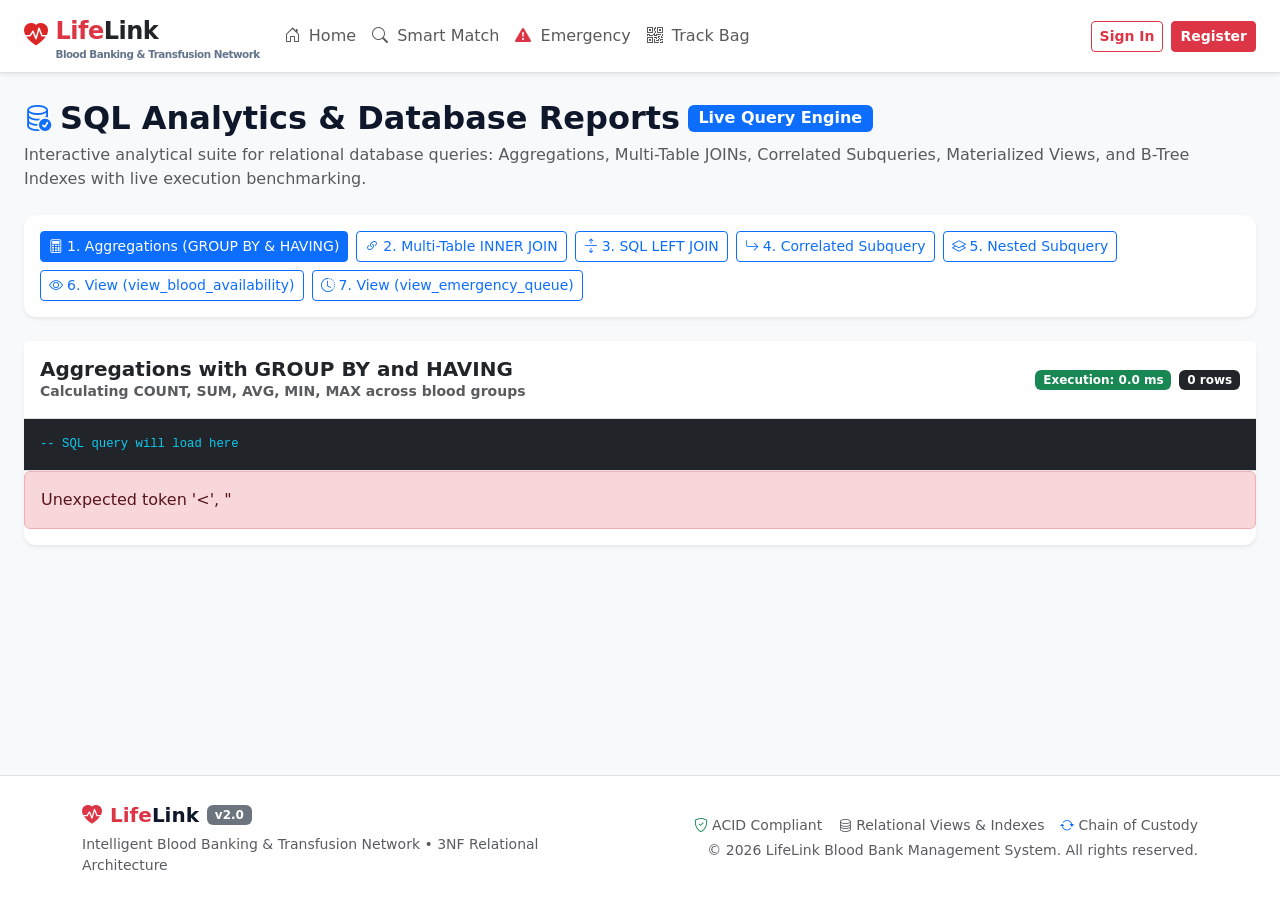
<file: frontend/admin_reports.html>
<!DOCTYPE html>
<html lang="en">
<head>
    <meta charset="UTF-8">
    <meta name="viewport" content="width=device-width, initial-scale=1.0">
    <title>SQL Analytics & Reports | LifeLink</title>
    <link href="https://cdn.jsdelivr.net/npm/bootstrap@5.3.3/dist/css/bootstrap.min.css" rel="stylesheet">
    <link rel="stylesheet" href="https://cdn.jsdelivr.net/npm/bootstrap-icons@1.11.3/font/bootstrap-icons.min.css">
    <link rel="stylesheet" href="css/custom.css">
</head>
<body class="d-flex flex-column min-vh-100 bg-light">

    <div id="navbar-mount"></div>

    <main class="container-fluid px-lg-4 py-4 flex-grow-1">
        <div class="mb-4">
            <div class="d-flex align-items-center gap-2 mb-1">
                <i class="bi bi-database-check text-primary fs-3"></i>
                <h2 class="fw-bold mb-0">SQL Analytics & Database Reports</h2>
                <span class="badge bg-primary fs-6">Live Query Engine</span>
            </div>
            <p class="text-muted mb-0">
                Interactive analytical suite for relational database queries: Aggregations, Multi-Table JOINs, Correlated Subqueries, Materialized Views, and B-Tree Indexes with live execution benchmarking.
            </p>
        </div>

        <!-- Query Selector Tabs -->
        <div class="card border-0 shadow-sm p-3 mb-4 bg-white">
            <div class="d-flex gap-2 flex-wrap" id="queryButtons">
                <button class="btn btn-outline-primary btn-sm active" onclick="loadDemonstrationQuery('aggregation', this)">
                    <i class="bi bi-calculator me-1"></i>1. Aggregations (GROUP BY & HAVING)
                </button>
                <button class="btn btn-outline-primary btn-sm" onclick="loadDemonstrationQuery('inner_join', this)">
                    <i class="bi bi-link-45deg me-1"></i>2. Multi-Table INNER JOIN
                </button>
                <button class="btn btn-outline-primary btn-sm" onclick="loadDemonstrationQuery('left_join', this)">
                    <i class="bi bi-arrows-expand me-1"></i>3. SQL LEFT JOIN
                </button>
                <button class="btn btn-outline-primary btn-sm" onclick="loadDemonstrationQuery('correlated_subquery', this)">
                    <i class="bi bi-arrow-return-right me-1"></i>4. Correlated Subquery
                </button>
                <button class="btn btn-outline-primary btn-sm" onclick="loadDemonstrationQuery('nested_subquery', this)">
                    <i class="bi bi-layers me-1"></i>5. Nested Subquery
                </button>
                <button class="btn btn-outline-primary btn-sm" onclick="loadDemonstrationQuery('view_radar', this)">
                    <i class="bi bi-eye me-1"></i>6. View (view_blood_availability)
                </button>
                <button class="btn btn-outline-primary btn-sm" onclick="loadDemonstrationQuery('view_emergency', this)">
                    <i class="bi bi-clock-history me-1"></i>7. View (view_emergency_queue)
                </button>
            </div>
        </div>

        <!-- Query Output Card -->
        <div class="card border-0 shadow-sm bg-white">
            <div class="card-header bg-white py-3 border-bottom">
                <div class="d-flex justify-content-between align-items-center flex-wrap gap-2">
                    <div>
                        <h5 class="fw-bold mb-0" id="queryTitle">Aggregations with GROUP BY and HAVING</h5>
                        <div class="small text-muted" id="queryConcept">Calculating COUNT, SUM, AVG, MIN, MAX across blood groups</div>
                    </div>
                    <div class="d-flex gap-2 align-items-center">
                        <span class="badge bg-success" id="benchmarkTime">Execution: 0.0 ms</span>
                        <span class="badge bg-dark" id="rowCount">0 rows</span>
                    </div>
                </div>
            </div>

            <!-- Formatted SQL Code Box -->
            <div class="p-3 bg-dark text-light border-bottom font-monospace small" style="overflow-x: auto;">
                <pre class="mb-0 text-info" id="querySql">-- SQL query will load here</pre>
            </div>

            <!-- Query Result Dataset Mount -->
            <div class="card-body p-0" id="queryResultMount">
                <div class="text-center py-5">
                    <div class="spinner-border text-primary" role="status"></div>
                    <div class="text-muted mt-2">Executing query on MySQL...</div>
                </div>
            </div>
        </div>
    </main>

    <div id="footer-mount"></div>

    <script src="https://cdn.jsdelivr.net/npm/bootstrap@5.3.3/dist/js/bootstrap.bundle.min.js"></script>
    <script src="js/api.js"></script>
    <script src="js/navbar.js"></script>

    <script>
        document.addEventListener('DOMContentLoaded', function() {
            loadDemonstrationQuery('aggregation');
        });

        async function loadDemonstrationQuery(type, btnElement = null) {
            if (btnElement) {
                document.querySelectorAll('#queryButtons button').forEach(b => b.classList.remove('active'));
                btnElement.classList.add('active');
            }

            const mount = document.getElementById('queryResultMount');
            mount.innerHTML = `
                <div class="text-center py-5">
                    <div class="spinner-border text-primary" role="status"></div>
                    <div class="text-muted mt-2">Executing benchmarked query on MySQL...</div>
                </div>
            `;

            try {
                const res = await apiRequest(`reports.php?query=${type}`);
                const d = res.data;

                document.getElementById('queryTitle').innerText = d.title;
                document.getElementById('queryConcept').innerText = d.concept;
                document.getElementById('benchmarkTime').innerText = `Execution: ${d.execution_time_ms} ms`;
                document.getElementById('rowCount').innerText = `${d.row_count} rows returned`;
                document.getElementById('querySql').innerText = d.sql;

                if (!d.results || d.results.length === 0) {
                    mount.innerHTML = `<div class="p-4 text-center text-muted">Query executed successfully. 0 rows matched.</div>`;
                    return;
                }

                // Render dynamic HTML table based on returned JSON keys
                const headers = Object.keys(d.results[0]);
                mount.innerHTML = `
                    <div class="table-responsive">
                        <table class="table table-hover table-striped align-middle mb-0 small">
                            <thead class="table-light">
                                <tr>
                                    ${headers.map(h => `<th>${h.replace(/_/g, ' ').toUpperCase()}</th>`).join('')}
                                </tr>
                            </thead>
                            <tbody>
                                ${d.results.map(row => `
                                    <tr>
                                        ${headers.map(h => `<td>${row[h] !== null ? row[h] : '<span class="text-muted">NULL</span>'}</td>`).join('')}
                                    </tr>
                                `).join('')}
                            </tbody>
                        </table>
                    </div>
                `;
            } catch (err) {
                mount.innerHTML = `<div class="p-3 alert alert-danger">${err.message}</div>`;
            }
        }
    </script>
</body>
</html>
</file>
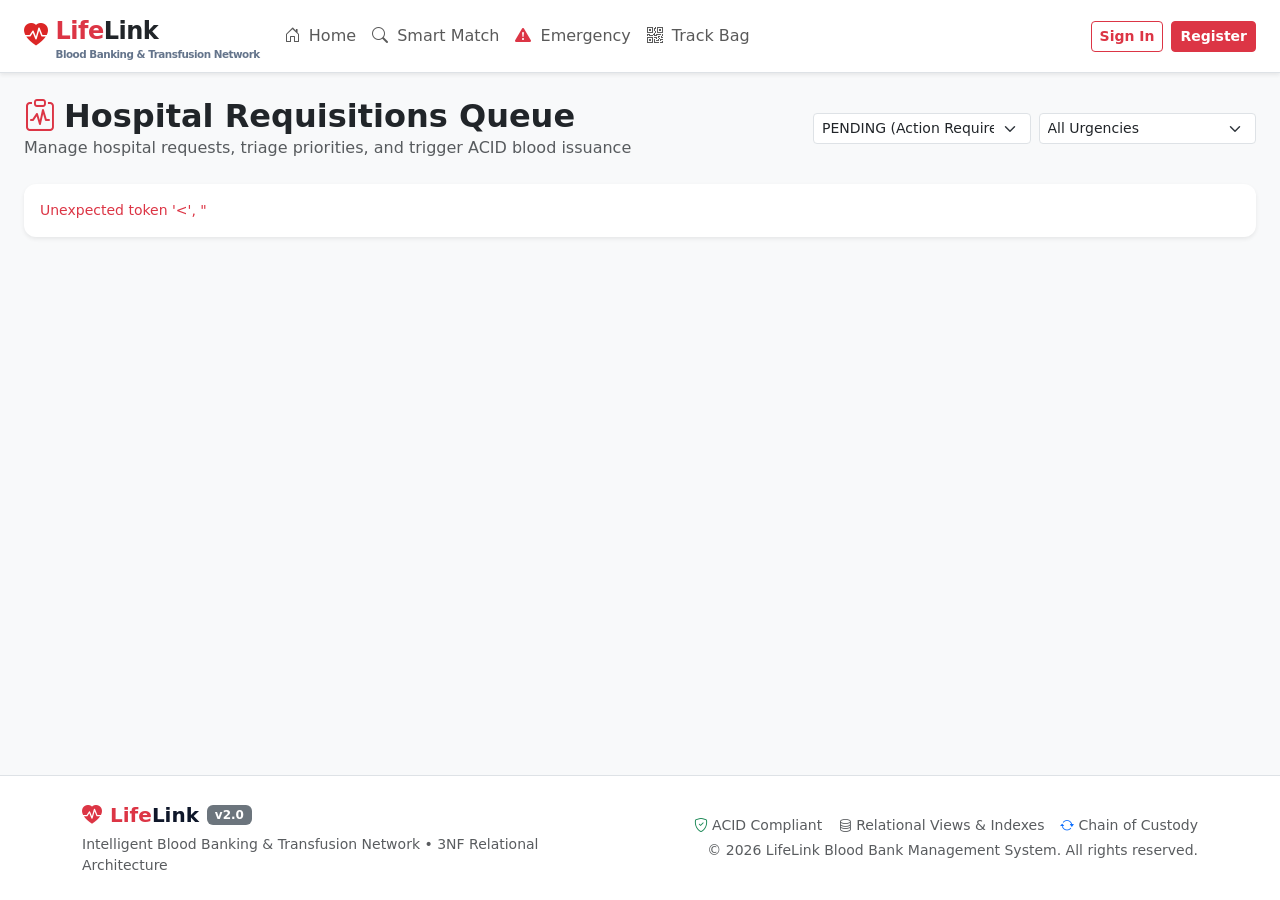
<file: frontend/admin_requests.html>
<!DOCTYPE html>
<html lang="en">
<head>
    <meta charset="UTF-8">
    <meta name="viewport" content="width=device-width, initial-scale=1.0">
    <title>Requisitions Queue & Issuance | LifeLink</title>
    <link href="https://cdn.jsdelivr.net/npm/bootstrap@5.3.3/dist/css/bootstrap.min.css" rel="stylesheet">
    <link rel="stylesheet" href="https://cdn.jsdelivr.net/npm/bootstrap-icons@1.11.3/font/bootstrap-icons.min.css">
    <link rel="stylesheet" href="css/custom.css">
</head>
<body class="d-flex flex-column min-vh-100 bg-light">

    <div id="navbar-mount"></div>

    <main class="container-fluid px-lg-4 py-4 flex-grow-1">
        <div class="d-flex justify-content-between align-items-center mb-4 flex-wrap gap-2">
            <div>
                <h2 class="fw-bold mb-0 text-dark"><i class="bi bi-clipboard-pulse text-danger me-2"></i>Hospital Requisitions Queue</h2>
                <p class="text-muted mb-0">Manage hospital requests, triage priorities, and trigger ACID blood issuance</p>
            </div>
            <div class="d-flex gap-2">
                <select id="filterStatus" class="form-select form-select-sm" onchange="loadRequests()">
                    <option value="">All Statuses</option>
                    <option value="PENDING" selected>PENDING (Action Required)</option>
                    <option value="APPROVED">APPROVED</option>
                    <option value="FULFILLED">FULFILLED</option>
                    <option value="REJECTED">REJECTED</option>
                </select>
                <select id="filterUrgency" class="form-select form-select-sm" onchange="loadRequests()">
                    <option value="">All Urgencies</option>
                    <option value="EMERGENCY">EMERGENCY (Critical)</option>
                    <option value="URGENT">URGENT</option>
                    <option value="ROUTINE">ROUTINE</option>
                </select>
            </div>
        </div>

        <div class="card border-0 shadow-sm bg-white">
            <div class="card-body p-0" id="requestsMount">
                <div class="text-center py-5">
                    <div class="spinner-border text-danger" role="status"></div>
                    <div class="text-muted mt-2">Loading requisitions...</div>
                </div>
            </div>
        </div>
    </main>

    <!-- Issue Blood Modal (ACID Transaction) -->
    <div class="modal fade" id="issueModal" tabindex="-1" aria-hidden="true">
        <div class="modal-dialog modal-dialog-centered">
            <div class="modal-content border-0 shadow-lg">
                <div class="modal-header bg-dark text-white">
                    <h5 class="modal-title fw-bold"><i class="bi bi-shield-check text-success me-2"></i>ACID Blood Issuance</h5>
                    <button type="button" class="btn-close btn-close-white" data-bs-dismiss="modal" aria-label="Close"></button>
                </div>
                <div class="modal-body p-4">
                    <p class="small text-muted mb-3">
                        Atomically allocates the earliest-expiring viable bags using <code>SELECT ... FOR UPDATE</code>. If insufficient units are available, transaction is completely rolled back.
                    </p>
                    <div class="p-3 bg-light rounded border mb-3">
                        <div class="d-flex justify-content-between mb-1">
                            <span class="text-muted">Requisition:</span>
                            <span class="fw-bold font-monospace" id="modalReqId">--</span>
                        </div>
                        <div class="d-flex justify-content-between mb-1">
                            <span class="text-muted">Patient:</span>
                            <span class="fw-bold" id="modalPatient">--</span>
                        </div>
                        <div class="d-flex justify-content-between mb-1">
                            <span class="text-muted">Blood Group:</span>
                            <span class="badge bg-danger" id="modalBloodGroup">--</span>
                        </div>
                        <div class="d-flex justify-content-between">
                            <span class="text-muted">Units Required:</span>
                            <span class="fw-bold" id="modalUnits">--</span>
                        </div>
                    </div>

                    <div class="mb-3">
                        <label class="form-label fw-bold">Officer Remarks</label>
                        <input type="text" id="modalRemarks" class="form-control" value="Cross-matching verified. Issued for immediate transfusion.">
                    </div>

                    <div id="modalAlertMount"></div>
                </div>
                <div class="modal-footer bg-light">
                    <button type="button" class="btn btn-secondary btn-sm" data-bs-dismiss="modal">Cancel</button>
                    <button type="button" class="btn btn-success fw-bold" id="confirmIssueBtn" onclick="submitIssuanceTransaction()">
                        <i class="bi bi-check-circle me-1"></i>Execute ACID Transaction
                    </button>
                </div>
            </div>
        </div>
    </div>

    <div id="footer-mount"></div>

    <script src="https://cdn.jsdelivr.net/npm/bootstrap@5.3.3/dist/js/bootstrap.bundle.min.js"></script>
    <script src="js/api.js"></script>
    <script src="js/navbar.js"></script>
    <script src="js/journey_modal.js"></script>

    <script>
        let currentIssueRequestId = null;

        document.addEventListener('DOMContentLoaded', loadRequests);

        async function loadRequests() {
            const mount = document.getElementById('requestsMount');
            const status = document.getElementById('filterStatus').value;
            const urgency = document.getElementById('filterUrgency').value;

            let query = 'requests.php?';
            if (status) query += `&status=${status}`;
            if (urgency) query += `&urgency=${urgency}`;

            try {
                const res = await apiRequest(query);
                const items = res.data || [];

                if (items.length === 0) {
                    mount.innerHTML = `<div class="text-center py-5 text-muted small">No requisition tickets match this filter.</div>`;
                    return;
                }

                mount.innerHTML = `
                    <div class="table-responsive">
                        <table class="table table-hover align-middle mb-0 small">
                            <thead class="table-light">
                                <tr>
                                    <th>Ticket #</th>
                                    <th>Urgency</th>
                                    <th>Patient & Hospital</th>
                                    <th>Blood Group</th>
                                    <th>Units</th>
                                    <th>Required Date</th>
                                    <th>Requester Contact</th>
                                    <th>Status</th>
                                    <th>Actions</th>
                                </tr>
                            </thead>
                            <tbody>
                                ${items.map(req => {
                                    let statusBadge = '';
                                    if (req.status === 'FULFILLED') statusBadge = '<span class="badge bg-success">FULFILLED</span>';
                                    else if (req.status === 'APPROVED') statusBadge = '<span class="badge bg-primary">APPROVED</span>';
                                    else if (req.status === 'PENDING') statusBadge = '<span class="badge bg-warning text-dark">PENDING</span>';
                                    else if (req.status === 'REJECTED') statusBadge = '<span class="badge bg-danger">REJECTED</span>';
                                    else statusBadge = `<span class="badge bg-secondary">${req.status}</span>`;

                                    let urgencyBadge = req.urgency === 'EMERGENCY' ? '<span class="badge bg-danger pulsing-badge">EMERGENCY</span>' :
                                                       req.urgency === 'URGENT' ? '<span class="badge bg-warning text-dark">URGENT</span>' :
                                                       '<span class="badge bg-secondary">ROUTINE</span>';

                                    const canIssue = (req.status === 'PENDING' || req.status === 'APPROVED');

                                    return `
                                        <tr>
                                            <td class="font-monospace fw-bold">#REQ-${req.request_id}</td>
                                            <td>${urgencyBadge}</td>
                                            <td>
                                                <div class="fw-bold">${req.patient_name}</div>
                                                <div class="text-muted" style="font-size: 0.75rem;">${req.hospital_name}</div>
                                            </td>
                                            <td><span class="badge bg-dark fs-6">${req.blood_group}</span></td>
                                            <td class="fw-bold fs-6">${req.units_requested}</td>
                                            <td>${req.required_date}</td>
                                            <td>
                                                <div>${req.requester_name}</div>
                                                <div class="text-muted" style="font-size: 0.75rem;">${req.requester_phone || req.requester_email}</div>
                                            </td>
                                            <td>${statusBadge}</td>
                                            <td>
                                                <div class="d-flex gap-1 flex-wrap">
                                                    ${canIssue ? `
                                                        <button class="btn btn-success btn-sm py-0 px-2 fw-semibold" onclick="openIssueModal(${req.request_id}, '${req.patient_name}', '${req.hospital_name}', '${req.blood_group}', ${req.units_requested})">
                                                            <i class="bi bi-shield-check me-1"></i>Issue
                                                        </button>
                                                    ` : ''}
                                                    ${req.status === 'PENDING' ? `
                                                        <button class="btn btn-outline-primary btn-sm py-0 px-2" onclick="updateStatus(${req.request_id}, 'APPROVED')">
                                                            Approve
                                                        </button>
                                                        <button class="btn btn-outline-danger btn-sm py-0 px-2" onclick="updateStatus(${req.request_id}, 'REJECTED')">
                                                            Reject
                                                        </button>
                                                    ` : ''}
                                                </div>
                                            </td>
                                        </tr>
                                    `;
                                }).join('')}
                            </tbody>
                        </table>
                    </div>
                `;
            } catch (err) {
                mount.innerHTML = `<div class="p-3 text-danger small">${err.message}</div>`;
            }
        }

        function openIssueModal(reqId, patient, hospital, bloodGroup, units) {
            currentIssueRequestId = reqId;
            document.getElementById('modalReqId').innerText = `#REQ-${reqId}`;
            document.getElementById('modalPatient').innerText = `${patient} (${hospital})`;
            document.getElementById('modalBloodGroup').innerText = bloodGroup;
            document.getElementById('modalUnits').innerText = `${units} Unit(s)`;
            document.getElementById('modalAlertMount').innerHTML = '';

            const modal = new bootstrap.Modal(document.getElementById('issueModal'));
            modal.show();
        }

        async function submitIssuanceTransaction() {
            if (!currentIssueRequestId) return;
            const btn = document.getElementById('confirmIssueBtn');
            btn.disabled = true;
            btn.innerHTML = `<span class="spinner-border spinner-border-sm me-1"></span>Executing ACID Transaction...`;

            const remarks = document.getElementById('modalRemarks').value.trim();
            const alertMount = document.getElementById('modalAlertMount');

            try {
                const res = await apiRequest('requests.php?action=issue', 'POST', {
                    request_id: currentIssueRequestId,
                    remarks: remarks
                });

                alertMount.innerHTML = `<div class="alert alert-success py-2 small mb-0">${res.message}</div>`;
                showToast('Transaction committed successfully!', 'success');

                setTimeout(() => {
                    bootstrap.Modal.getInstance(document.getElementById('issueModal')).hide();
                    btn.disabled = false;
                    btn.innerHTML = `<i class="bi bi-check-circle me-1"></i>Execute ACID Transaction`;
                    loadRequests();
                }, 1000);
            } catch (err) {
                alertMount.innerHTML = `<div class="alert alert-danger py-2 small mb-0">${err.message}</div>`;
                btn.disabled = false;
                btn.innerHTML = `<i class="bi bi-check-circle me-1"></i>Execute ACID Transaction`;
            }
        }

        async function updateStatus(reqId, newStatus) {
            try {
                const res = await apiRequest('requests.php?action=update_status', 'POST', {
                    request_id: reqId,
                    status: newStatus
                });
                showToast(res.message, 'info');
                loadRequests();
            } catch (err) {
                showToast(err.message, 'danger');
            }
        }
    </script>
</body>
</html>
</file>
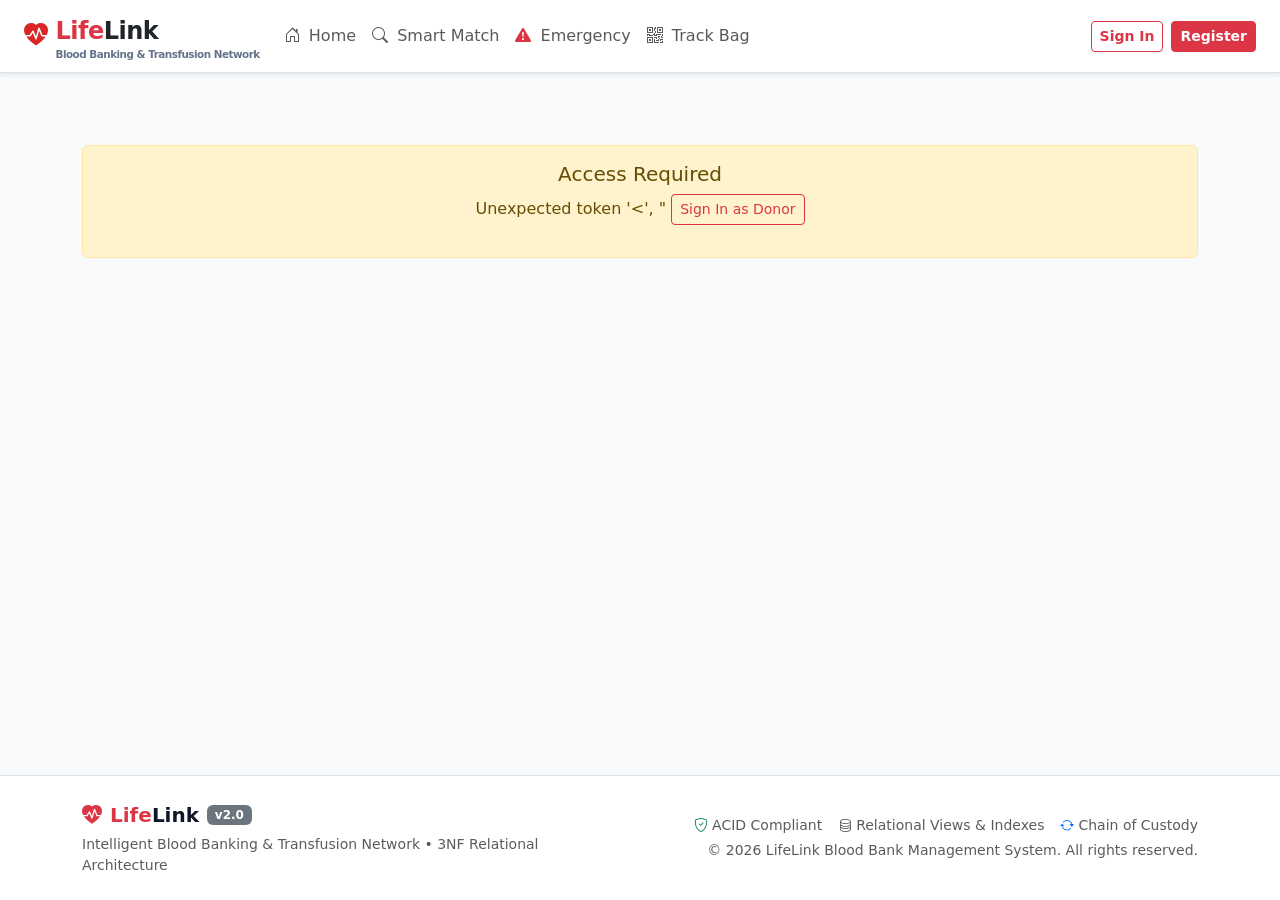
<file: frontend/donor_dashboard.html>
<!DOCTYPE html>
<html lang="en">
<head>
    <meta charset="UTF-8">
    <meta name="viewport" content="width=device-width, initial-scale=1.0">
    <title>Donor Portal | LifeLink</title>
    <link href="https://cdn.jsdelivr.net/npm/bootstrap@5.3.3/dist/css/bootstrap.min.css" rel="stylesheet">
    <link rel="stylesheet" href="https://cdn.jsdelivr.net/npm/bootstrap-icons@1.11.3/font/bootstrap-icons.min.css">
    <link rel="stylesheet" href="css/custom.css">
</head>
<body class="d-flex flex-column min-vh-100 bg-light">

    <div id="navbar-mount"></div>

    <main class="container py-4 flex-grow-1">
        <div id="loadingMount" class="text-center py-5">
            <div class="spinner-border text-danger" role="status"></div>
            <div class="text-muted mt-2 fw-semibold">Loading your donor profile...</div>
        </div>

        <div id="dashboardContent" class="d-none">
            <!-- Header Banner -->
            <div class="card border-0 shadow-sm p-4 mb-4 bg-white">
                <div class="row align-items-center">
                    <div class="col-md-7">
                        <div class="d-flex align-items-center gap-3">
                            <span id="donorBloodBadge" class="badge bg-danger fs-1 px-3 py-2">--</span>
                            <div>
                                <h3 class="fw-bold mb-1" id="donorName">Loading...</h3>
                                <div class="text-muted small" id="donorSubtitle">Donor Profile</div>
                            </div>
                        </div>
                    </div>
                    <div class="col-md-5 text-md-end mt-3 mt-md-0">
                        <div class="d-inline-block text-start bg-light p-3 rounded border">
                            <div class="small text-muted text-uppercase fw-bold">Lifetime Impact</div>
                            <div class="fs-4 fw-bold text-dark"><span id="totalDonations">0</span> <span class="fs-6 fw-normal text-muted">Donation Sessions</span></div>
                        </div>
                    </div>
                </div>
            </div>

            <!-- Feature 5: 90-Day Cooldown Card -->
            <div class="card border-0 shadow-sm p-4 mb-4 bg-white">
                <div class="d-flex justify-content-between align-items-center mb-3">
                    <div class="d-flex align-items-center gap-2">
                        <i class="bi bi-hourglass-split text-danger fs-4"></i>
                        <h5 class="fw-bold mb-0">90-Day Clinical Rest Interval (Cooldown)</h5>
                    </div>
                    <div id="cooldownBadgeMount"></div>
                </div>

                <div class="progress mb-3" style="height: 12px;" id="cooldownProgressBarContainer">
                    <div id="cooldownProgressBar" class="progress-bar progress-bar-striped progress-bar-animated bg-success" role="progressbar" style="width: 100%"></div>
                </div>

                <div class="d-flex justify-content-between small text-muted">
                    <span><strong>Last Donation:</strong> <span id="lastDonationDate">None</span></span>
                    <span><strong>Next Eligible Date:</strong> <span id="nextEligibleDate">Today</span></span>
                </div>
            </div>

            <!-- Donation History Table -->
            <div class="card border-0 shadow-sm bg-white">
                <div class="card-header bg-white py-3">
                    <h5 class="fw-bold mb-0"><i class="bi bi-clock-history text-danger me-2"></i>My Donation History</h5>
                </div>
                <div class="card-body p-0" id="historyMount">
                    <!-- Loaded dynamically -->
                </div>
            </div>
        </div>
    </main>

    <div id="footer-mount"></div>

    <script src="https://cdn.jsdelivr.net/npm/bootstrap@5.3.3/dist/js/bootstrap.bundle.min.js"></script>
    <script src="js/api.js"></script>
    <script src="js/navbar.js"></script>
    <script src="js/journey_modal.js"></script>

    <script>
        document.addEventListener('DOMContentLoaded', loadDonorData);

        async function loadDonorData() {
            try {
                const res = await apiRequest('donations.php');
                if (!res.success) throw new Error(res.message);

                const donor = res.data.donor;
                const donations = res.data.donations || [];

                document.getElementById('donorBloodBadge').innerText = donor.blood_group;
                document.getElementById('donorName').innerText = donor.full_name;
                document.getElementById('donorSubtitle').innerText = `${donor.city} • ${donor.email} • ${donor.phone}`;
                document.getElementById('totalDonations').innerText = donations.length;

                // Render Cooldown
                renderCooldown(donor);

                // Render History
                renderHistory(donations);

                document.getElementById('loadingMount').classList.add('d-none');
                document.getElementById('dashboardContent').classList.remove('d-none');
            } catch (err) {
                document.getElementById('loadingMount').innerHTML = `
                    <div class="alert alert-warning">
                        <h5>Access Required</h5>
                        <p>${err.message}</p>
                        <a href="login.html" class="btn btn-outline-danger btn-sm">Sign In as Donor</a>
                    </div>
                `;
            }
        }

        function renderCooldown(d) {
            const badgeMount = document.getElementById('cooldownBadgeMount');
            const bar = document.getElementById('cooldownProgressBar');
            const lastSpan = document.getElementById('lastDonationDate');
            const nextSpan = document.getElementById('nextEligibleDate');

            lastSpan.innerText = d.last_donation_date || 'No record yet';
            nextSpan.innerText = d.next_eligible_date || 'Eligible Now';

            if (d.is_cooldown_passed) {
                badgeMount.innerHTML = `<span class="badge bg-success fs-6"><i class="bi bi-check-circle me-1"></i>Eligible to Donate</span>`;
                bar.className = 'progress-bar bg-success';
                bar.style.width = '100%';
            } else {
                const daysLeft = d.days_until_eligible || 0;
                const percent = Math.max(5, Math.round(((90 - daysLeft) / 90) * 100));
                badgeMount.innerHTML = `<span class="badge bg-warning text-dark fs-6"><i class="bi bi-clock me-1"></i>Resting (${daysLeft} days left)</span>`;
                bar.className = 'progress-bar bg-warning';
                bar.style.width = percent + '%';
            }
        }

        function renderHistory(donations) {
            const mount = document.getElementById('historyMount');
            if (donations.length === 0) {
                mount.innerHTML = `
                    <div class="text-center py-5 text-muted">
                        <i class="bi bi-heart fs-1 text-danger"></i>
                        <h6 class="mt-2 fw-semibold">No Donations Logged Yet</h6>
                        <p class="small text-muted mb-0">Visit our center to complete your first blood donation session.</p>
                    </div>
                `;
                return;
            }

            mount.innerHTML = `
                <div class="table-responsive">
                    <table class="table table-hover align-middle mb-0 small">
                        <thead class="table-light">
                            <tr>
                                <th>#</th>
                                <th>Donation Date</th>
                                <th>Group</th>
                                <th>Blood Pressure</th>
                                <th>Hemoglobin</th>
                                <th>Remarks</th>
                                <th>Status</th>
                            </tr>
                        </thead>
                        <tbody>
                            ${donations.map((item, idx) => `
                                <tr>
                                    <td>${idx + 1}</td>
                                    <td class="fw-bold">${item.donation_date}</td>
                                    <td><span class="badge bg-danger">${item.blood_group}</span></td>
                                    <td>${item.blood_pressure || '120/80'}</td>
                                    <td>${item.hemoglobin || '14.0'} g/dL</td>
                                    <td>${item.remarks || 'Standard voluntary donation'}</td>
                                    <td><span class="badge bg-success">Verified</span></td>
                                </tr>
                            `).join('')}
                        </tbody>
                    </table>
                </div>
            `;
        }
    </script>
</body>
</html>
</file>
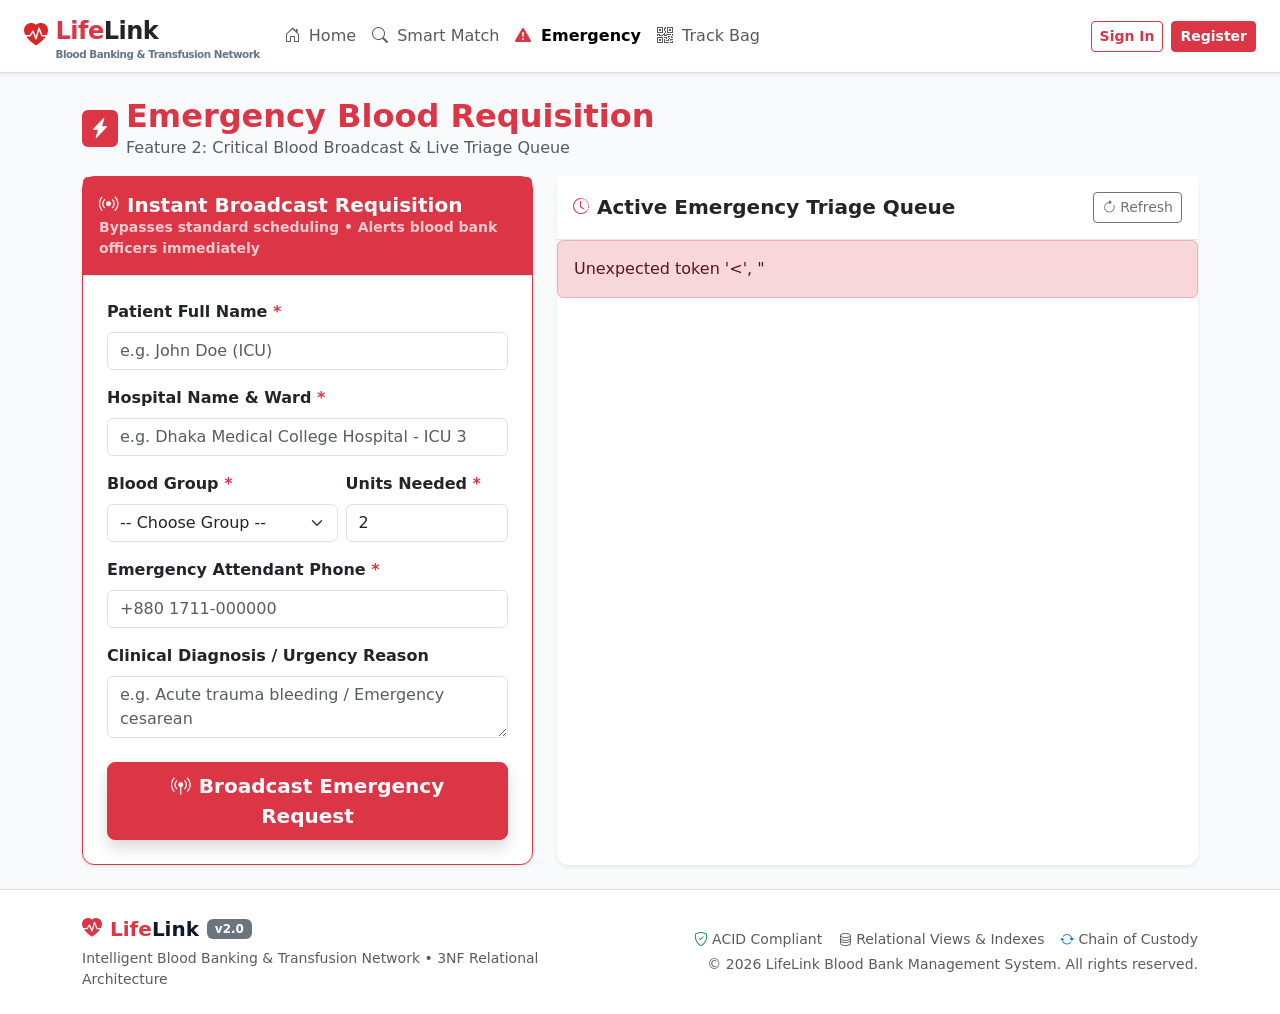
<file: frontend/emergency.html>
<!DOCTYPE html>
<html lang="en">
<head>
    <meta charset="UTF-8">
    <meta name="viewport" content="width=device-width, initial-scale=1.0">
    <title>Emergency Blood Requisition | LifeLink</title>
    <link href="https://cdn.jsdelivr.net/npm/bootstrap@5.3.3/dist/css/bootstrap.min.css" rel="stylesheet">
    <link rel="stylesheet" href="https://cdn.jsdelivr.net/npm/bootstrap-icons@1.11.3/font/bootstrap-icons.min.css">
    <link rel="stylesheet" href="css/custom.css">
</head>
<body class="d-flex flex-column min-vh-100">

    <div id="navbar-mount"></div>

    <main class="container py-4 flex-grow-1">
        <div class="d-flex align-items-center gap-2 mb-3">
            <span class="badge bg-danger p-2 fs-5 pulsing-badge"><i class="bi bi-lightning-charge-fill"></i></span>
            <div>
                <h2 class="fw-bold mb-0 text-danger">Emergency Blood Requisition</h2>
                <p class="text-muted mb-0">Feature 2: Critical Blood Broadcast & Live Triage Queue</p>
            </div>
        </div>

        <div class="row g-4">
            <!-- Left Column: Rapid Emergency Requisition Ticket Form -->
            <div class="col-lg-5">
                <div class="card border-danger shadow-sm">
                    <div class="card-header bg-danger text-white py-3">
                        <h5 class="fw-bold mb-0"><i class="bi bi-broadcast me-2"></i>Instant Broadcast Requisition</h5>
                        <div class="small opacity-75">Bypasses standard scheduling &bull; Alerts blood bank officers immediately</div>
                    </div>
                    <div class="card-body p-4">
                        <form id="emergencyForm" onsubmit="handleEmergencySubmit(event)">
                            <div class="mb-3">
                                <label class="form-label fw-bold">Patient Full Name <span class="text-danger">*</span></label>
                                <input type="text" id="patientName" class="form-control" placeholder="e.g. John Doe (ICU)" required>
                            </div>

                            <div class="mb-3">
                                <label class="form-label fw-bold">Hospital Name & Ward <span class="text-danger">*</span></label>
                                <input type="text" id="hospitalName" class="form-control" placeholder="e.g. Dhaka Medical College Hospital - ICU 3" required>
                            </div>

                            <div class="row g-2 mb-3">
                                <div class="col-md-7">
                                    <label class="form-label fw-bold">Blood Group <span class="text-danger">*</span></label>
                                    <select id="bloodGroupId" class="form-select" required>
                                        <option value="">-- Choose Group --</option>
                                        <option value="1">A+</option>
                                        <option value="2">A-</option>
                                        <option value="3">B+</option>
                                        <option value="4">B-</option>
                                        <option value="5">AB+</option>
                                        <option value="6">AB-</option>
                                        <option value="7">O+</option>
                                        <option value="8">O-</option>
                                    </select>
                                </div>
                                <div class="col-md-5">
                                    <label class="form-label fw-bold">Units Needed <span class="text-danger">*</span></label>
                                    <input type="number" id="unitsRequested" class="form-control" min="1" max="10" value="2" required>
                                </div>
                            </div>

                            <div class="mb-3">
                                <label class="form-label fw-bold">Emergency Attendant Phone <span class="text-danger">*</span></label>
                                <input type="tel" id="contactPhone" class="form-control" placeholder="+880 1711-000000" required>
                            </div>

                            <div class="mb-4">
                                <label class="form-label fw-bold">Clinical Diagnosis / Urgency Reason</label>
                                <textarea id="reason" class="form-control" rows="2" placeholder="e.g. Acute trauma bleeding / Emergency cesarean"></textarea>
                            </div>

                            <button type="submit" id="submitBtn" class="btn btn-danger btn-lg w-100 fw-bold shadow">
                                <i class="bi bi-broadcast-pin me-2"></i>Broadcast Emergency Request
                            </button>
                        </form>
                    </div>
                </div>
            </div>

            <!-- Right Column: Live Triage Queue (view_emergency_queue) -->
            <div class="col-lg-7">
                <div class="card border-0 shadow-sm h-100">
                    <div class="card-header bg-white py-3 d-flex justify-content-between align-items-center">
                        <div class="d-flex align-items-center gap-2">
                            <i class="bi bi-clock-history text-danger"></i>
                            <h5 class="fw-bold mb-0">Active Emergency Triage Queue</h5>
                        </div>
                        <button class="btn btn-outline-secondary btn-sm" onclick="loadEmergencyQueue()">
                            <i class="bi bi-arrow-clockwise me-1"></i>Refresh
                        </button>
                    </div>
                    <div class="card-body p-0" id="queueMount">
                        <div class="text-center py-5">
                            <div class="spinner-border text-danger" role="status"></div>
                            <div class="text-muted mt-2">Loading emergency triage queue...</div>
                        </div>
                    </div>
                </div>
            </div>
        </div>
    </main>

    <div id="footer-mount"></div>

    <script src="https://cdn.jsdelivr.net/npm/bootstrap@5.3.3/dist/js/bootstrap.bundle.min.js"></script>
    <script src="js/api.js"></script>
    <script src="js/navbar.js"></script>

    <script>
        document.addEventListener('DOMContentLoaded', function() {
            loadEmergencyQueue();
            // Polling every 15 seconds for emergency updates
            setInterval(loadEmergencyQueue, 15000);
        });

        async function loadEmergencyQueue() {
            const mount = document.getElementById('queueMount');
            try {
                const res = await apiRequest('emergency.php');
                const queue = res.data || [];

                if (queue.length === 0) {
                    mount.innerHTML = `
                        <div class="text-center py-5 text-muted">
                            <i class="bi bi-shield-check text-success fs-1"></i>
                            <h6 class="mt-2 fw-bold">Emergency Queue Clear</h6>
                            <p class="small text-muted mb-0">No active emergency requisitions currently pending triage.</p>
                        </div>
                    `;
                    return;
                }

                mount.innerHTML = `
                    <div class="table-responsive">
                        <table class="table table-hover align-middle mb-0 small">
                            <thead class="table-light">
                                <tr>
                                    <th>Priority</th>
                                    <th>Patient / Hospital</th>
                                    <th>Group</th>
                                    <th>Units</th>
                                    <th>Requested</th>
                                    <th>Status</th>
                                </tr>
                            </thead>
                            <tbody>
                                ${queue.map(item => `
                                    <tr class="${item.urgency === 'EMERGENCY' ? 'table-danger' : ''}">
                                        <td>
                                            <span class="badge ${item.urgency === 'EMERGENCY' ? 'bg-danger pulsing-badge' : 'bg-warning text-dark'}">
                                                ${item.urgency}
                                            </span>
                                        </td>
                                        <td>
                                            <div class="fw-bold">${item.patient_name}</div>
                                            <div class="text-muted" style="font-size: 0.75rem;">${item.hospital_name}</div>
                                        </td>
                                        <td><span class="badge bg-dark fs-6">${item.blood_group}</span></td>
                                        <td class="fw-bold">${item.units_requested}</td>
                                        <td>
                                            <div>${item.request_date}</div>
                                            <div class="text-muted" style="font-size: 0.75rem;">${item.time_elapsed_minutes !== null ? item.time_elapsed_minutes + ' min ago' : ''}</div>
                                        </td>
                                        <td><span class="badge bg-secondary">${item.status}</span></td>
                                    </tr>
                                `).join('')}
                            </tbody>
                        </table>
                    </div>
                `;
            } catch (e) {
                mount.innerHTML = `<div class="p-3 alert alert-danger">${e.message}</div>`;
            }
        }

        async function handleEmergencySubmit(e) {
            e.preventDefault();
            const btn = document.getElementById('submitBtn');
            btn.disabled = true;
            btn.innerHTML = `<span class="spinner-border spinner-border-sm me-2"></span>Broadcasting...`;

            const payload = {
                patient_name: document.getElementById('patientName').value.trim(),
                hospital_name: document.getElementById('hospitalName').value.trim(),
                blood_group_id: document.getElementById('bloodGroupId').value,
                units_requested: document.getElementById('unitsRequested').value,
                contact_phone: document.getElementById('contactPhone').value.trim(),
                reason: document.getElementById('reason').value.trim()
            };

            try {
                const res = await apiRequest('emergency.php', 'POST', payload);
                showToast(res.message, 'success');
                document.getElementById('emergencyForm').reset();
                loadEmergencyQueue();
            } catch (err) {
                showToast(err.message, 'danger');
            } finally {
                btn.disabled = false;
                btn.innerHTML = `<i class="bi bi-broadcast-pin me-2"></i>Broadcast Emergency Request`;
            }
        }
    </script>
</body>
</html>
</file>
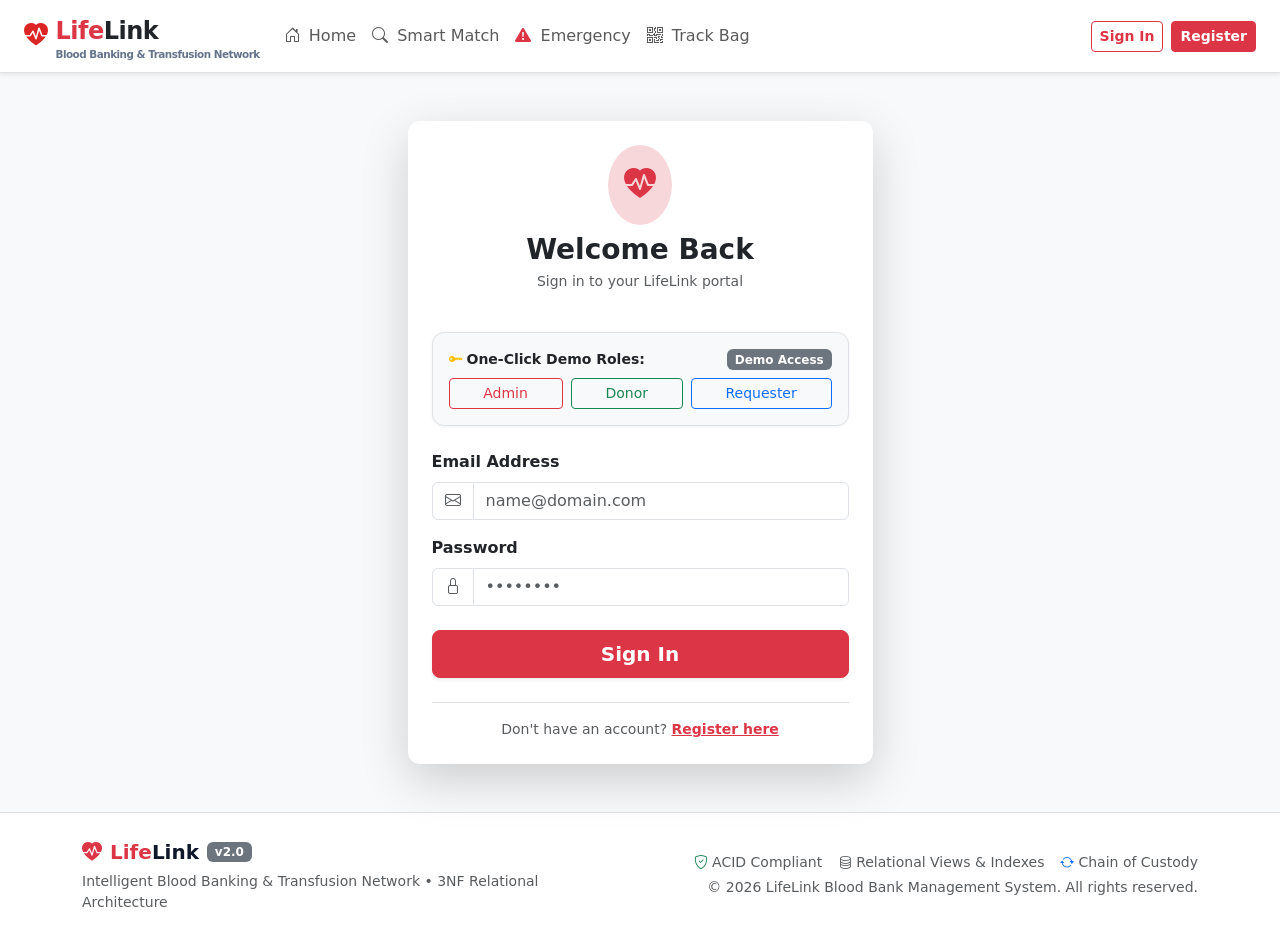
<file: frontend/login.html>
<!DOCTYPE html>
<html lang="en">
<head>
    <meta charset="UTF-8">
    <meta name="viewport" content="width=device-width, initial-scale=1.0">
    <title>Sign In | LifeLink Blood Bank</title>
    <link href="https://cdn.jsdelivr.net/npm/bootstrap@5.3.3/dist/css/bootstrap.min.css" rel="stylesheet">
    <link rel="stylesheet" href="https://cdn.jsdelivr.net/npm/bootstrap-icons@1.11.3/font/bootstrap-icons.min.css">
    <link rel="stylesheet" href="css/custom.css">
</head>
<body class="d-flex flex-column min-vh-100 bg-light">

    <div id="navbar-mount"></div>

    <main class="container py-5 flex-grow-1 d-flex align-items-center justify-content-center">
        <div class="col-md-6 col-lg-5">
            <div class="card border-0 shadow-lg p-4">
                <div class="text-center mb-4">
                    <div class="d-inline-flex p-3 rounded-circle bg-danger-subtle text-danger mb-2">
                        <i class="bi bi-heart-pulse-fill fs-2"></i>
                    </div>
                    <h3 class="fw-bold mb-1">Welcome Back</h3>
                    <p class="text-muted small">Sign in to your LifeLink portal</p>
                </div>

                <!-- One-Click Demo Credentials Banner -->
                <div class="card bg-light border p-3 mb-4">
                    <div class="d-flex justify-content-between align-items-center mb-2">
                        <span class="small fw-bold text-dark"><i class="bi bi-key-fill text-warning me-1"></i>One-Click Demo Roles:</span>
                        <span class="badge bg-secondary">Demo Access</span>
                    </div>
                    <div class="d-flex gap-2 flex-wrap">
                        <button type="button" class="btn btn-outline-danger btn-sm flex-fill" onclick="fillCredentials('admin@lifelink.org', 'Admin@123')">
                            Admin
                        </button>
                        <button type="button" class="btn btn-outline-success btn-sm flex-fill" onclick="fillCredentials('donor1@gmail.com', 'Password@123')">
                            Donor
                        </button>
                        <button type="button" class="btn btn-outline-primary btn-sm flex-fill" onclick="fillCredentials('requester1@hospital.org', 'Password@123')">
                            Requester
                        </button>
                    </div>
                </div>

                <form id="loginForm" onsubmit="handleLogin(event)">
                    <div class="mb-3">
                        <label class="form-label fw-semibold">Email Address</label>
                        <div class="input-group">
                            <span class="input-group-text bg-white"><i class="bi bi-envelope text-muted"></i></span>
                            <input type="email" id="email" class="form-control" placeholder="name@domain.com" required>
                        </div>
                    </div>

                    <div class="mb-4">
                        <label class="form-label fw-semibold">Password</label>
                        <div class="input-group">
                            <span class="input-group-text bg-white"><i class="bi bi-lock text-muted"></i></span>
                            <input type="password" id="password" class="form-control" placeholder="••••••••" required>
                        </div>
                    </div>

                    <button type="submit" id="loginBtn" class="btn btn-danger btn-lg w-100 fw-bold shadow-sm">
                        Sign In
                    </button>
                </form>

                <div class="text-center mt-4 pt-3 border-top small text-muted">
                    Don't have an account? <a href="register.html" class="text-danger fw-bold">Register here</a>
                </div>
            </div>
        </div>
    </main>

    <div id="footer-mount"></div>

    <script src="https://cdn.jsdelivr.net/npm/bootstrap@5.3.3/dist/js/bootstrap.bundle.min.js"></script>
    <script src="js/api.js"></script>
    <script src="js/navbar.js"></script>

    <script>
        function fillCredentials(email, password) {
            document.getElementById('email').value = email;
            document.getElementById('password').value = password;
        }

        async function handleLogin(e) {
            e.preventDefault();
            const btn = document.getElementById('loginBtn');
            btn.disabled = true;
            btn.innerHTML = `<span class="spinner-border spinner-border-sm me-2"></span>Signing in...`;

            const email = document.getElementById('email').value.trim();
            const password = document.getElementById('password').value;

            try {
                const res = await apiRequest('auth.php?action=login', 'POST', { email, password });
                showToast(res.message, 'success');
                
                // Redirect based on role
                const role = res.data.role;
                setTimeout(() => {
                    if (role === 'ADMIN') {
                        window.location.href = 'admin_dashboard.html';
                    } else if (role === 'DONOR') {
                        window.location.href = 'donor_dashboard.html';
                    } else if (role === 'REQUESTER') {
                        window.location.href = 'requester_dashboard.html';
                    } else {
                        window.location.href = 'index.html';
                    }
                }, 500);
            } catch (err) {
                showToast(err.message, 'danger');
                btn.disabled = false;
                btn.innerHTML = `Sign In`;
            }
        }
    </script>
</body>
</html>
</file>
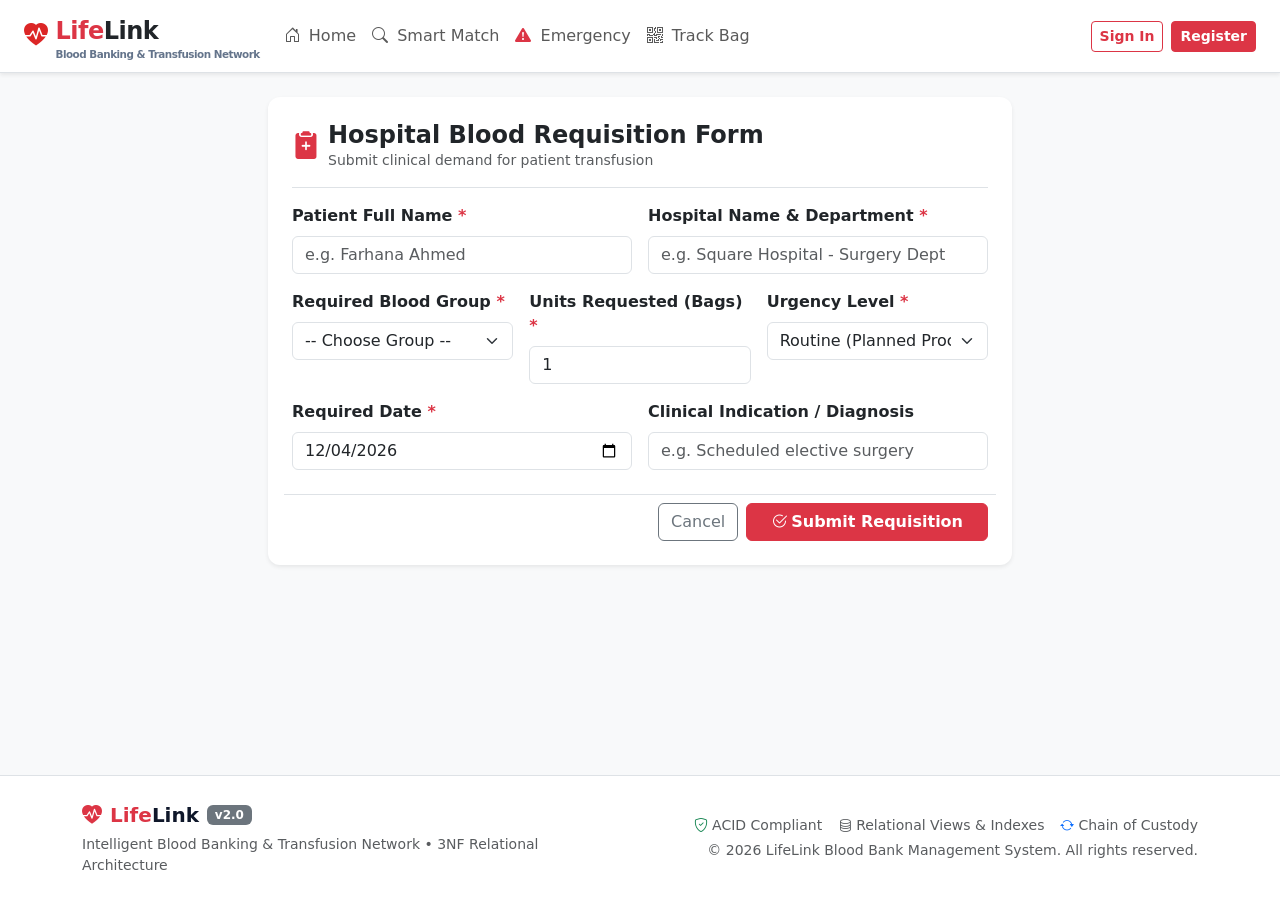
<file: frontend/new_request.html>
<!DOCTYPE html>
<html lang="en">
<head>
    <meta charset="UTF-8">
    <meta name="viewport" content="width=device-width, initial-scale=1.0">
    <title>New Blood Requisition | LifeLink</title>
    <link href="https://cdn.jsdelivr.net/npm/bootstrap@5.3.3/dist/css/bootstrap.min.css" rel="stylesheet">
    <link rel="stylesheet" href="https://cdn.jsdelivr.net/npm/bootstrap-icons@1.11.3/font/bootstrap-icons.min.css">
    <link rel="stylesheet" href="css/custom.css">
</head>
<body class="d-flex flex-column min-vh-100 bg-light">

    <div id="navbar-mount"></div>

    <main class="container py-4 flex-grow-1 d-flex justify-content-center">
        <div class="col-lg-8">
            <div class="card border-0 shadow-sm p-4 bg-white">
                <div class="d-flex align-items-center gap-2 mb-3 pb-3 border-bottom">
                    <i class="bi bi-clipboard2-plus-fill text-danger fs-3"></i>
                    <div>
                        <h4 class="fw-bold mb-0">Hospital Blood Requisition Form</h4>
                        <div class="text-muted small">Submit clinical demand for patient transfusion</div>
                    </div>
                </div>

                <form id="newRequestForm" onsubmit="handleCreateRequest(event)">
                    <div class="row g-3">
                        <div class="col-md-6">
                            <label class="form-label fw-semibold">Patient Full Name <span class="text-danger">*</span></label>
                            <input type="text" id="patientName" class="form-control" placeholder="e.g. Farhana Ahmed" required>
                        </div>

                        <div class="col-md-6">
                            <label class="form-label fw-semibold">Hospital Name & Department <span class="text-danger">*</span></label>
                            <input type="text" id="hospitalName" class="form-control" placeholder="e.g. Square Hospital - Surgery Dept" required>
                        </div>

                        <div class="col-md-4">
                            <label class="form-label fw-semibold">Required Blood Group <span class="text-danger">*</span></label>
                            <select id="bloodGroupId" class="form-select" required>
                                <option value="">-- Choose Group --</option>
                                <option value="1">A+</option>
                                <option value="2">A-</option>
                                <option value="3">B+</option>
                                <option value="4">B-</option>
                                <option value="5">AB+</option>
                                <option value="6">AB-</option>
                                <option value="7">O+</option>
                                <option value="8">O-</option>
                            </select>
                        </div>

                        <div class="col-md-4">
                            <label class="form-label fw-semibold">Units Requested (Bags) <span class="text-danger">*</span></label>
                            <input type="number" id="unitsRequested" class="form-control" min="1" max="10" value="1" required>
                        </div>

                        <div class="col-md-4">
                            <label class="form-label fw-semibold">Urgency Level <span class="text-danger">*</span></label>
                            <select id="urgency" class="form-select" required>
                                <option value="ROUTINE">Routine (Planned Procedure)</option>
                                <option value="URGENT">Urgent (Within 24 Hours)</option>
                                <option value="EMERGENCY">Critical Emergency (Immediate)</option>
                            </select>
                        </div>

                        <div class="col-md-6">
                            <label class="form-label fw-semibold">Required Date <span class="text-danger">*</span></label>
                            <input type="date" id="requiredDate" class="form-control" required>
                        </div>

                        <div class="col-md-6">
                            <label class="form-label fw-semibold">Clinical Indication / Diagnosis</label>
                            <input type="text" id="reason" class="form-control" placeholder="e.g. Scheduled elective surgery">
                        </div>

                        <div class="col-12 mt-4 pt-2 border-top d-flex justify-content-end gap-2">
                            <a href="requester_dashboard.html" class="btn btn-outline-secondary">Cancel</a>
                            <button type="submit" id="submitBtn" class="btn btn-danger fw-bold px-4">
                                <i class="bi bi-check2-circle me-1"></i>Submit Requisition
                            </button>
                        </div>
                    </div>
                </form>
            </div>
        </div>
    </main>

    <div id="footer-mount"></div>

    <script src="https://cdn.jsdelivr.net/npm/bootstrap@5.3.3/dist/js/bootstrap.bundle.min.js"></script>
    <script src="js/api.js"></script>
    <script src="js/navbar.js"></script>

    <script>
        document.addEventListener('DOMContentLoaded', function() {
            // Default required date to today
            const today = new Date().toISOString().split('T')[0];
            document.getElementById('requiredDate').value = today;

            // Check URL query parameters
            const params = new URLSearchParams(window.location.search);
            const bgId = params.get('blood_group_id');
            if (bgId) {
                document.getElementById('bloodGroupId').value = bgId;
            }
        });

        async function handleCreateRequest(e) {
            e.preventDefault();
            const btn = document.getElementById('submitBtn');
            btn.disabled = true;
            btn.innerHTML = `<span class="spinner-border spinner-border-sm me-2"></span>Submitting...`;

            const payload = {
                patient_name: document.getElementById('patientName').value.trim(),
                hospital_name: document.getElementById('hospitalName').value.trim(),
                blood_group_id: document.getElementById('bloodGroupId').value,
                units_requested: document.getElementById('unitsRequested').value,
                urgency: document.getElementById('urgency').value,
                required_date: document.getElementById('requiredDate').value,
                reason: document.getElementById('reason').value.trim()
            };

            try {
                const res = await apiRequest('requests.php?action=create', 'POST', payload);
                showToast(res.message, 'success');
                setTimeout(() => {
                    window.location.href = 'requester_dashboard.html';
                }, 700);
            } catch (err) {
                showToast(err.message, 'danger');
                btn.disabled = false;
                btn.innerHTML = `<i class="bi bi-check2-circle me-1"></i>Submit Requisition`;
            }
        }
    </script>
</body>
</html>
</file>
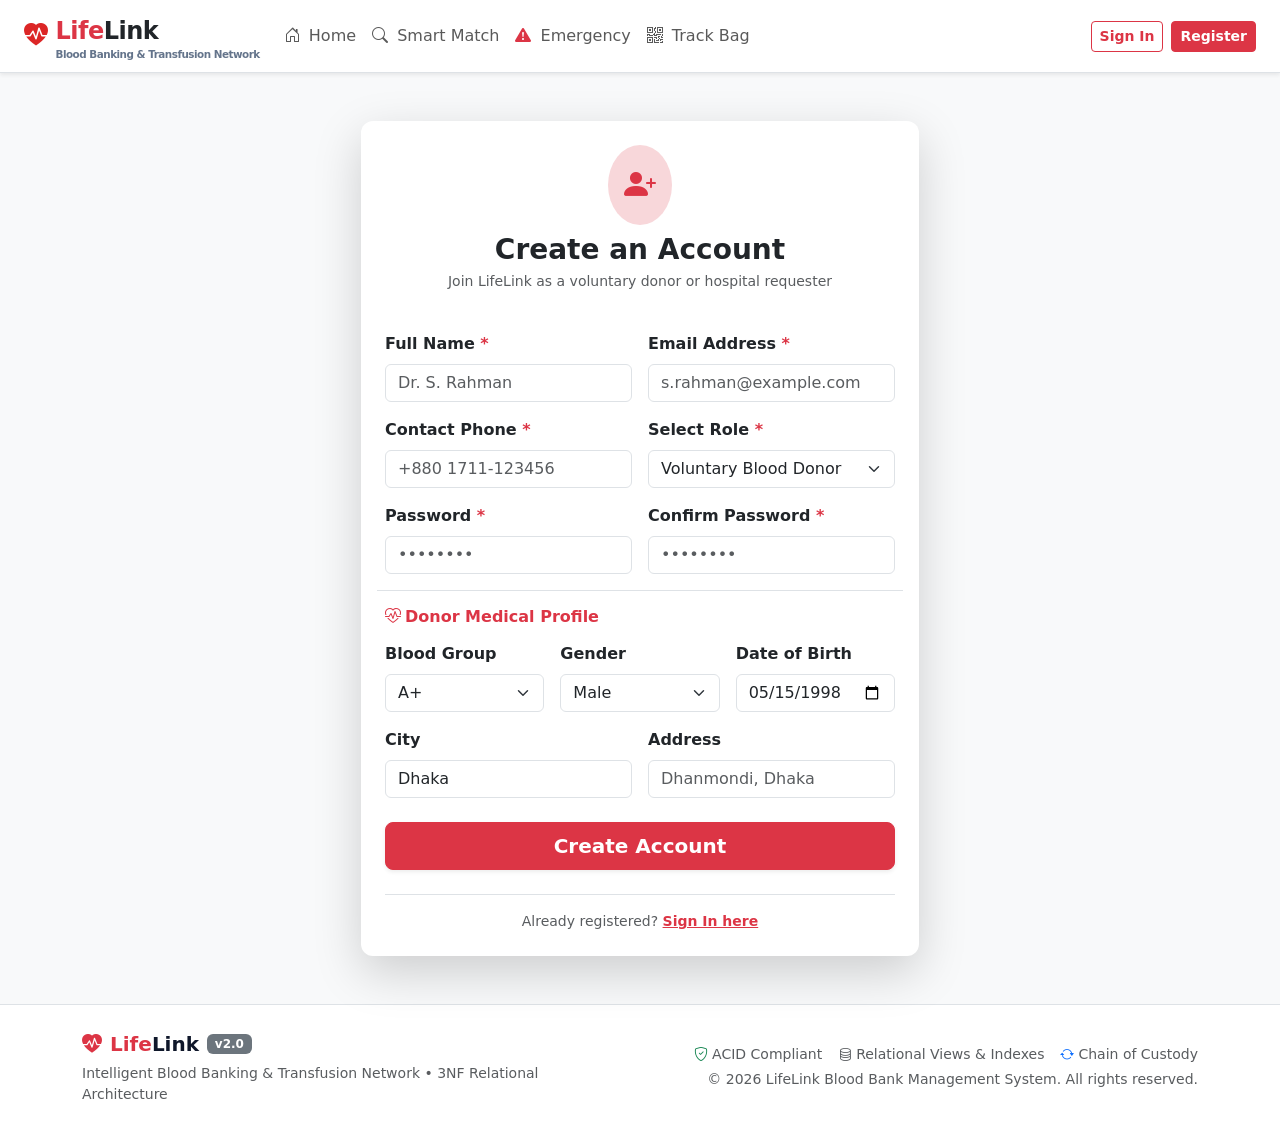
<file: frontend/register.html>
<!DOCTYPE html>
<html lang="en">
<head>
    <meta charset="UTF-8">
    <meta name="viewport" content="width=device-width, initial-scale=1.0">
    <title>Register | LifeLink Blood Bank</title>
    <link href="https://cdn.jsdelivr.net/npm/bootstrap@5.3.3/dist/css/bootstrap.min.css" rel="stylesheet">
    <link rel="stylesheet" href="https://cdn.jsdelivr.net/npm/bootstrap-icons@1.11.3/font/bootstrap-icons.min.css">
    <link rel="stylesheet" href="css/custom.css">
</head>
<body class="d-flex flex-column min-vh-100 bg-light">

    <div id="navbar-mount"></div>

    <main class="container py-5 flex-grow-1 d-flex align-items-center justify-content-center">
        <div class="col-md-8 col-lg-6">
            <div class="card border-0 shadow-lg p-4">
                <div class="text-center mb-4">
                    <div class="d-inline-flex p-3 rounded-circle bg-danger-subtle text-danger mb-2">
                        <i class="bi bi-person-plus-fill fs-2"></i>
                    </div>
                    <h3 class="fw-bold mb-1">Create an Account</h3>
                    <p class="text-muted small">Join LifeLink as a voluntary donor or hospital requester</p>
                </div>

                <form id="registerForm" onsubmit="handleRegister(event)">
                    <div class="row g-3">
                        <div class="col-md-6">
                            <label class="form-label fw-semibold">Full Name <span class="text-danger">*</span></label>
                            <input type="text" id="fullName" class="form-control" placeholder="Dr. S. Rahman" required>
                        </div>

                        <div class="col-md-6">
                            <label class="form-label fw-semibold">Email Address <span class="text-danger">*</span></label>
                            <input type="email" id="email" class="form-control" placeholder="s.rahman@example.com" required>
                        </div>

                        <div class="col-md-6">
                            <label class="form-label fw-semibold">Contact Phone <span class="text-danger">*</span></label>
                            <input type="tel" id="phone" class="form-control" placeholder="+880 1711-123456" required>
                        </div>

                        <div class="col-md-6">
                            <label class="form-label fw-semibold">Select Role <span class="text-danger">*</span></label>
                            <select id="role" class="form-select" onchange="toggleDonorFields(this.value)" required>
                                <option value="DONOR">Voluntary Blood Donor</option>
                                <option value="REQUESTER">Hospital / Medical Requester</option>
                            </select>
                        </div>

                        <div class="col-md-6">
                            <label class="form-label fw-semibold">Password <span class="text-danger">*</span></label>
                            <input type="password" id="password" class="form-control" placeholder="••••••••" required>
                        </div>

                        <div class="col-md-6">
                            <label class="form-label fw-semibold">Confirm Password <span class="text-danger">*</span></label>
                            <input type="password" id="confirmPassword" class="form-control" placeholder="••••••••" required>
                        </div>

                        <!-- Dynamic Donor Fields Container -->
                        <div id="donorFields" class="col-12 border-top pt-3 mt-3">
                            <h6 class="fw-bold text-danger mb-3"><i class="bi bi-heart-pulse me-1"></i>Donor Medical Profile</h6>
                            <div class="row g-3">
                                <div class="col-md-4">
                                    <label class="form-label fw-semibold">Blood Group</label>
                                    <select id="bloodGroupId" class="form-select">
                                        <option value="1">A+</option>
                                        <option value="2">A-</option>
                                        <option value="3">B+</option>
                                        <option value="4">B-</option>
                                        <option value="5">AB+</option>
                                        <option value="6">AB-</option>
                                        <option value="7">O+</option>
                                        <option value="8">O-</option>
                                    </select>
                                </div>
                                <div class="col-md-4">
                                    <label class="form-label fw-semibold">Gender</label>
                                    <select id="gender" class="form-select">
                                        <option value="MALE">Male</option>
                                        <option value="FEMALE">Female</option>
                                        <option value="OTHER">Other</option>
                                    </select>
                                </div>
                                <div class="col-md-4">
                                    <label class="form-label fw-semibold">Date of Birth</label>
                                    <input type="date" id="dateOfBirth" class="form-control" value="1998-05-15">
                                </div>
                                <div class="col-md-6">
                                    <label class="form-label fw-semibold">City</label>
                                    <input type="text" id="city" class="form-control" value="Dhaka">
                                </div>
                                <div class="col-md-6">
                                    <label class="form-label fw-semibold">Address</label>
                                    <input type="text" id="address" class="form-control" placeholder="Dhanmondi, Dhaka">
                                </div>
                            </div>
                        </div>

                        <div class="col-12 mt-4">
                            <button type="submit" id="registerBtn" class="btn btn-danger btn-lg w-100 fw-bold shadow-sm">
                                Create Account
                            </button>
                        </div>
                    </div>
                </form>

                <div class="text-center mt-4 pt-3 border-top small text-muted">
                    Already registered? <a href="login.html" class="text-danger fw-bold">Sign In here</a>
                </div>
            </div>
        </div>
    </main>

    <div id="footer-mount"></div>

    <script src="https://cdn.jsdelivr.net/npm/bootstrap@5.3.3/dist/js/bootstrap.bundle.min.js"></script>
    <script src="js/api.js"></script>
    <script src="js/navbar.js"></script>

    <script>
        function toggleDonorFields(role) {
            const el = document.getElementById('donorFields');
            if (role === 'DONOR') {
                el.classList.remove('d-none');
            } else {
                el.classList.add('d-none');
            }
        }

        async function handleRegister(e) {
            e.preventDefault();
            const pw = document.getElementById('password').value;
            const confirmPw = document.getElementById('confirmPassword').value;

            if (pw !== confirmPw) {
                showToast('Passwords do not match.', 'warning');
                return;
            }

            const btn = document.getElementById('registerBtn');
            btn.disabled = true;
            btn.innerHTML = `<span class="spinner-border spinner-border-sm me-2"></span>Creating account...`;

            const role = document.getElementById('role').value;
            const payload = {
                full_name: document.getElementById('fullName').value.trim(),
                email: document.getElementById('email').value.trim(),
                phone: document.getElementById('phone').value.trim(),
                role: role,
                password: pw,
                blood_group_id: document.getElementById('bloodGroupId').value,
                gender: document.getElementById('gender').value,
                date_of_birth: document.getElementById('dateOfBirth').value,
                city: document.getElementById('city').value.trim(),
                address: document.getElementById('address').value.trim()
            };

            try {
                const res = await apiRequest('auth.php?action=register', 'POST', payload);
                showToast('Registration successful! Redirecting...', 'success');
                setTimeout(() => {
                    if (role === 'DONOR') {
                        window.location.href = 'donor_dashboard.html';
                    } else if (role === 'REQUESTER') {
                        window.location.href = 'requester_dashboard.html';
                    } else {
                        window.location.href = 'index.html';
                    }
                }, 800);
            } catch (err) {
                showToast(err.message, 'danger');
                btn.disabled = false;
                btn.innerHTML = `Create Account`;
            }
        }
    </script>
</body>
</html>
</file>
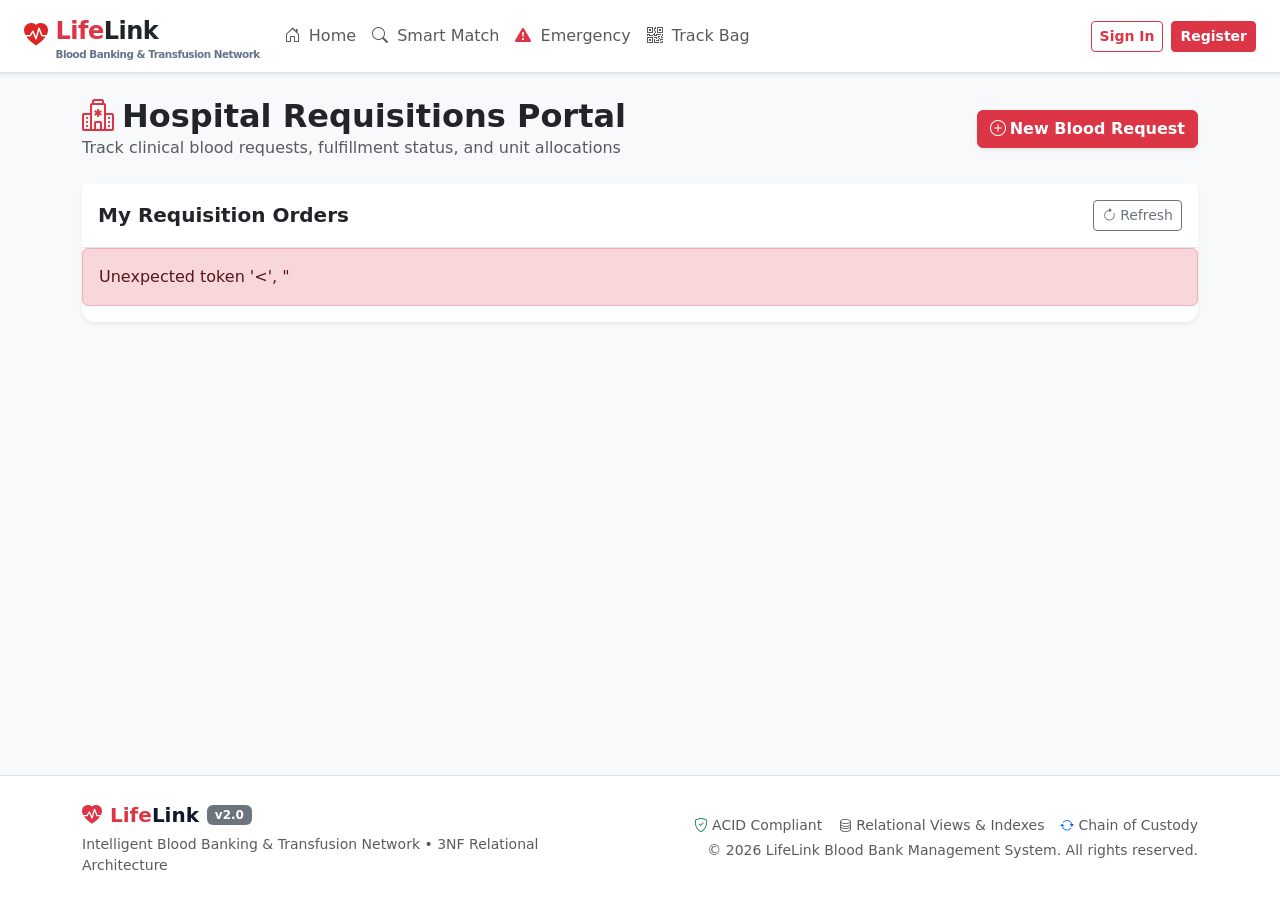
<file: frontend/requester_dashboard.html>
<!DOCTYPE html>
<html lang="en">
<head>
    <meta charset="UTF-8">
    <meta name="viewport" content="width=device-width, initial-scale=1.0">
    <title>Hospital Requisitions Portal | LifeLink</title>
    <link href="https://cdn.jsdelivr.net/npm/bootstrap@5.3.3/dist/css/bootstrap.min.css" rel="stylesheet">
    <link rel="stylesheet" href="https://cdn.jsdelivr.net/npm/bootstrap-icons@1.11.3/font/bootstrap-icons.min.css">
    <link rel="stylesheet" href="css/custom.css">
</head>
<body class="d-flex flex-column min-vh-100 bg-light">

    <div id="navbar-mount"></div>

    <main class="container py-4 flex-grow-1">
        <div class="d-flex justify-content-between align-items-center mb-4 flex-wrap gap-2">
            <div>
                <h2 class="fw-bold mb-0 text-dark"><i class="bi bi-hospital text-danger me-2"></i>Hospital Requisitions Portal</h2>
                <p class="text-muted mb-0">Track clinical blood requests, fulfillment status, and unit allocations</p>
            </div>
            <a href="new_request.html" class="btn btn-danger fw-bold shadow-sm">
                <i class="bi bi-plus-circle me-1"></i>New Blood Request
            </a>
        </div>

        <div class="card border-0 shadow-sm bg-white">
            <div class="card-header bg-white py-3 d-flex justify-content-between align-items-center">
                <h5 class="fw-bold mb-0">My Requisition Orders</h5>
                <button class="btn btn-outline-secondary btn-sm" onclick="loadRequests()">
                    <i class="bi bi-arrow-clockwise me-1"></i>Refresh
                </button>
            </div>
            <div class="card-body p-0" id="requestsMount">
                <div class="text-center py-5">
                    <div class="spinner-border text-danger" role="status"></div>
                    <div class="text-muted mt-2">Loading requisitions...</div>
                </div>
            </div>
        </div>
    </main>

    <div id="footer-mount"></div>

    <script src="https://cdn.jsdelivr.net/npm/bootstrap@5.3.3/dist/js/bootstrap.bundle.min.js"></script>
    <script src="js/api.js"></script>
    <script src="js/navbar.js"></script>
    <script src="js/journey_modal.js"></script>

    <script>
        document.addEventListener('DOMContentLoaded', loadRequests);

        async function loadRequests() {
            const mount = document.getElementById('requestsMount');
            try {
                const res = await apiRequest('requests.php');
                const items = res.data || [];

                if (items.length === 0) {
                    mount.innerHTML = `
                        <div class="text-center py-5 text-muted">
                            <i class="bi bi-clipboard-x fs-1 text-secondary"></i>
                            <h6 class="mt-2 fw-bold">No Requisitions Placed Yet</h6>
                            <p class="small text-muted mb-3">You have not submitted any patient blood requisitions.</p>
                            <a href="new_request.html" class="btn btn-danger btn-sm">Create First Request</a>
                        </div>
                    `;
                    return;
                }

                mount.innerHTML = `
                    <div class="table-responsive">
                        <table class="table table-hover align-middle mb-0 small">
                            <thead class="table-light">
                                <tr>
                                    <th># Ticket</th>
                                    <th>Patient Name</th>
                                    <th>Group</th>
                                    <th>Units</th>
                                    <th>Urgency</th>
                                    <th>Required Date</th>
                                    <th>Status</th>
                                    <th>Actions</th>
                                </tr>
                            </thead>
                            <tbody>
                                ${items.map(req => {
                                    let statusBadge = '';
                                    if (req.status === 'FULFILLED') statusBadge = '<span class="badge bg-success">FULFILLED</span>';
                                    else if (req.status === 'APPROVED') statusBadge = '<span class="badge bg-primary">APPROVED</span>';
                                    else if (req.status === 'PENDING') statusBadge = '<span class="badge bg-warning text-dark">PENDING</span>';
                                    else if (req.status === 'REJECTED') statusBadge = '<span class="badge bg-danger">REJECTED</span>';
                                    else statusBadge = `<span class="badge bg-secondary">${req.status}</span>`;

                                    let urgencyBadge = req.urgency === 'EMERGENCY' ? '<span class="badge bg-danger pulsing-badge">EMERGENCY</span>' :
                                                       req.urgency === 'URGENT' ? '<span class="badge bg-warning text-dark">URGENT</span>' :
                                                       '<span class="badge bg-secondary">ROUTINE</span>';

                                    return `
                                        <tr>
                                            <td class="font-monospace fw-bold">#REQ-${req.request_id}</td>
                                            <td>
                                                <div class="fw-bold">${req.patient_name}</div>
                                                <div class="text-muted" style="font-size: 0.75rem;">${req.hospital_name}</div>
                                            </td>
                                            <td><span class="badge bg-dark fs-6">${req.blood_group}</span></td>
                                            <td class="fw-bold">${req.units_requested}</td>
                                            <td>${urgencyBadge}</td>
                                            <td>${req.required_date}</td>
                                            <td>${statusBadge}</td>
                                            <td>
                                                ${req.status === 'PENDING' ? `
                                                    <button class="btn btn-outline-danger btn-sm py-0 px-2" onclick="cancelRequest(${req.request_id})">
                                                        <i class="bi bi-trash me-1"></i>Cancel
                                                    </button>
                                                ` : `
                                                    <span class="text-muted small">-</span>
                                                `}
                                            </td>
                                        </tr>
                                    `;
                                }).join('')}
                            </tbody>
                        </table>
                    </div>
                `;
            } catch (err) {
                mount.innerHTML = `<div class="p-3 alert alert-danger">${err.message}</div>`;
            }
        }

        async function cancelRequest(requestId) {
            if (!confirm(`Are you sure you want to cancel Requisition Ticket #REQ-${requestId}?\nThis will remove the ticket from the active queue.`)) {
                return;
            }

            try {
                const res = await apiRequest('requests.php?action=cancel', 'POST', { request_id: requestId });
                showToast(res.message, 'info');
                loadRequests();
            } catch (err) {
                showToast(err.message, 'danger');
            }
        }
    </script>
</body>
</html>
</file>
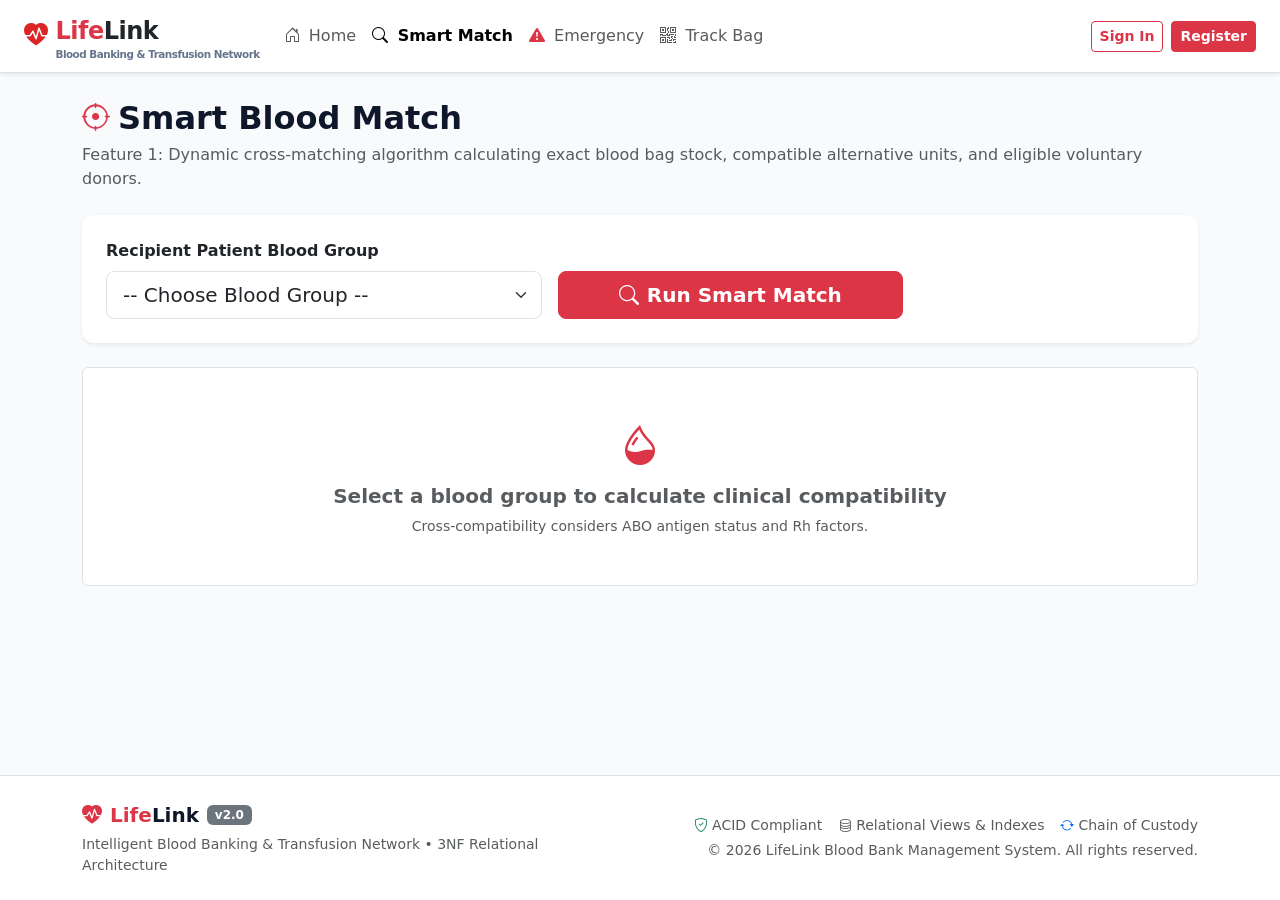
<file: frontend/search.html>
<!DOCTYPE html>
<html lang="en">
<head>
    <meta charset="UTF-8">
    <meta name="viewport" content="width=device-width, initial-scale=1.0">
    <title>Smart Blood Match | LifeLink</title>
    <link href="https://cdn.jsdelivr.net/npm/bootstrap@5.3.3/dist/css/bootstrap.min.css" rel="stylesheet">
    <link rel="stylesheet" href="https://cdn.jsdelivr.net/npm/bootstrap-icons@1.11.3/font/bootstrap-icons.min.css">
    <link rel="stylesheet" href="css/custom.css">
</head>
<body class="d-flex flex-column min-vh-100">

    <div id="navbar-mount"></div>

    <main class="container py-4 flex-grow-1">
        <div class="mb-4">
            <div class="d-flex align-items-center gap-2 mb-1">
                <i class="bi bi-crosshair text-danger fs-3"></i>
                <h2 class="fw-bold mb-0">Smart Blood Match</h2>
            </div>
            <p class="text-muted">
                Feature 1: Dynamic cross-matching algorithm calculating exact blood bag stock, compatible alternative units, and eligible voluntary donors.
            </p>
        </div>

        <!-- Search Form Card -->
        <div class="card border-0 shadow-sm p-4 mb-4">
            <form id="searchForm" class="row g-3 align-items-end" onsubmit="handleSearch(event)">
                <div class="col-md-5">
                    <label class="form-label fw-bold">Recipient Patient Blood Group</label>
                    <select id="bloodGroupSelect" class="form-select form-select-lg" required>
                        <option value="">-- Choose Blood Group --</option>
                        <option value="1">A+ (A Positive)</option>
                        <option value="2">A- (A Negative)</option>
                        <option value="3">B+ (B Positive)</option>
                        <option value="4">B- (B Negative)</option>
                        <option value="5">AB+ (AB Positive - Universal Recipient)</option>
                        <option value="6">AB- (AB Negative)</option>
                        <option value="7">O+ (O Positive)</option>
                        <option value="8">O- (O Negative - Universal Donor)</option>
                    </select>
                </div>
                <div class="col-md-4">
                    <button type="submit" class="btn btn-danger btn-lg w-100 fw-bold">
                        <i class="bi bi-search me-2"></i>Run Smart Match
                    </button>
                </div>
            </form>
        </div>

        <!-- Search Results Mount -->
        <div id="resultsMount">
            <div class="text-center py-5 text-muted bg-white rounded border">
                <i class="bi bi-droplet-half fs-1 text-danger"></i>
                <h5 class="mt-2 fw-semibold">Select a blood group to calculate clinical compatibility</h5>
                <p class="small text-muted mb-0">Cross-compatibility considers ABO antigen status and Rh factors.</p>
            </div>
        </div>
    </main>

    <div id="footer-mount"></div>

    <script src="https://cdn.jsdelivr.net/npm/bootstrap@5.3.3/dist/js/bootstrap.bundle.min.js"></script>
    <script src="js/api.js"></script>
    <script src="js/navbar.js"></script>
    <script src="js/journey_modal.js"></script>

    <script>
        document.addEventListener('DOMContentLoaded', function() {
            const params = new URLSearchParams(window.location.search);
            const bgId = params.get('blood_group_id');
            if (bgId) {
                document.getElementById('bloodGroupSelect').value = bgId;
                runSearch(bgId);
            }
        });

        function handleSearch(e) {
            e.preventDefault();
            const bgId = document.getElementById('bloodGroupSelect').value;
            if (bgId) {
                runSearch(bgId);
            }
        }

        async function runSearch(bloodGroupId) {
            const mount = document.getElementById('resultsMount');
            mount.innerHTML = `
                <div class="text-center py-5">
                    <div class="spinner-border text-danger" role="status"></div>
                    <div class="text-muted mt-2 fw-semibold">Executing Smart Blood Match algorithm...</div>
                </div>
            `;

            try {
                const res = await apiRequest(`search.php?blood_group_id=${bloodGroupId}`);
                const data = res.data;

                const exact = data.exact_matches || [];
                const compatible = data.compatible_alternatives || [];
                const donors = data.eligible_donors || [];

                mount.innerHTML = `
                    <!-- Compatibility Overview Banner -->
                    <div class="alert alert-light border shadow-sm p-4 mb-4">
                        <div class="row align-items-center">
                            <div class="col-md-7">
                                <div class="d-flex align-items-center gap-3">
                                    <span class="badge bg-danger fs-3 px-3 py-2">${data.requested_group.group_name}</span>
                                    <div>
                                        <h5 class="fw-bold mb-1">Compatibility Profile: ${data.requested_group.group_name}</h5>
                                        <div class="small text-muted">
                                            <strong>Accepts Transfusions From:</strong> ${data.compatible_types.join(', ')}
                                        </div>
                                    </div>
                                </div>
                            </div>
                            <div class="col-md-5 text-md-end mt-3 mt-md-0">
                                <span class="badge bg-success fs-5 px-3 py-2">${data.total_available_units} Viable Units Available</span>
                                <div class="mt-2">
                                    <a href="new_request.html?blood_group_id=${bloodGroupId}" class="btn btn-outline-danger btn-sm fw-bold">
                                        <i class="bi bi-clipboard-plus me-1"></i>Request Blood
                                    </a>
                                </div>
                            </div>
                        </div>
                    </div>

                    <div class="row g-4">
                        <!-- Section 1: Exact Matches in Inventory -->
                        <div class="col-lg-6">
                            <div class="card h-100 border shadow-sm">
                                <div class="card-header bg-white py-3 d-flex justify-content-between align-items-center">
                                    <span class="fw-bold text-dark"><i class="bi bi-check-circle-fill text-success me-2"></i>Exact Match Inventory (${exact.length})</span>
                                    <span class="badge bg-success-subtle text-success border">Identical Antigen</span>
                                </div>
                                <div class="card-body p-0">
                                    ${renderBagTable(exact)}
                                </div>
                            </div>
                        </div>

                        <!-- Section 2: Compatible Alternative Units -->
                        <div class="col-lg-6">
                            <div class="card h-100 border shadow-sm">
                                <div class="card-header bg-white py-3 d-flex justify-content-between align-items-center">
                                    <span class="fw-bold text-dark"><i class="bi bi-shuffle text-info me-2"></i>Compatible Alternatives (${compatible.length})</span>
                                    <span class="badge bg-info-subtle text-info border">Clinically Safe</span>
                                </div>
                                <div class="card-body p-0">
                                    ${renderBagTable(compatible)}
                                </div>
                            </div>
                        </div>

                        <!-- Section 3: Eligible Voluntary Donors -->
                        <div class="col-12">
                            <div class="card border shadow-sm">
                                <div class="card-header bg-white py-3 d-flex justify-content-between align-items-center">
                                    <span class="fw-bold text-dark"><i class="bi bi-people-fill text-danger me-2"></i>Eligible Voluntary Donors on Standby (${donors.length})</span>
                                    <span class="badge bg-danger-subtle text-danger border">90-Day Cooldown Cleared</span>
                                </div>
                                <div class="card-body p-0">
                                    ${renderDonorTable(donors)}
                                </div>
                            </div>
                        </div>
                    </div>
                `;
            } catch (e) {
                mount.innerHTML = `<div class="alert alert-danger">${e.message}</div>`;
            }
        }

        function renderBagTable(bags) {
            if (!bags || bags.length === 0) {
                return `<div class="p-4 text-center text-muted small">No viable units currently in cold storage.</div>`;
            }
            return `
                <div class="table-responsive">
                    <table class="table table-hover align-middle mb-0 small">
                        <thead class="table-light">
                            <tr>
                                <th>Serial Code</th>
                                <th>Group</th>
                                <th>Location</th>
                                <th>Expiry</th>
                                <th>Action</th>
                            </tr>
                        </thead>
                        <tbody>
                            ${bags.map(b => `
                                <tr>
                                    <td>
                                        <span class="badge bg-light text-dark border barcode-badge" onclick="openJourneyModal('${b.bag_code}')">
                                            ${b.bag_code}
                                        </span>
                                    </td>
                                    <td><span class="badge bg-dark">${b.blood_group}</span></td>
                                    <td>${b.storage_location}</td>
                                    <td>
                                        <span class="${b.days_left <= 7 ? 'text-danger fw-bold' : 'text-muted'}">
                                            ${b.expiry_date} (${b.days_left}d left)
                                        </span>
                                    </td>
                                    <td>
                                        <button class="btn btn-outline-secondary btn-sm py-0 px-2" onclick="openJourneyModal('${b.bag_code}')">
                                            <i class="bi bi-arrow-repeat me-1"></i>Trace
                                        </button>
                                    </td>
                                </tr>
                            `).join('')}
                        </tbody>
                    </table>
                </div>
            `;
        }

        function renderDonorTable(donors) {
            if (!donors || donors.length === 0) {
                return `<div class="p-4 text-center text-muted small">No eligible donors currently on standby for this blood group.</div>`;
            }
            return `
                <div class="table-responsive">
                    <table class="table table-hover align-middle mb-0 small">
                        <thead class="table-light">
                            <tr>
                                <th>Donor Name</th>
                                <th>Group</th>
                                <th>City</th>
                                <th>Phone</th>
                                <th>Last Donation</th>
                                <th>Status</th>
                            </tr>
                        </thead>
                        <tbody>
                            ${donors.map(d => `
                                <tr>
                                    <td class="fw-semibold">${d.full_name}</td>
                                    <td><span class="badge bg-danger">${d.blood_group}</span></td>
                                    <td>${d.city}</td>
                                    <td><a href="tel:${d.phone}" class="text-decoration-none">${d.phone}</a></td>
                                    <td>${d.last_donation_date || 'First-time Donor'}</td>
                                    <td><span class="badge bg-success">Ready to Donate</span></td>
                                </tr>
                            `).join('')}
                        </tbody>
                    </table>
                </div>
            `;
        }
    </script>
</body>
</html>
</file>
<file: frontend/css/custom.css>
/* ==========================================================================
   LifeLink Blood Bank Management System - Custom Healthcare Styles
   Theme: Modern Clinical / 2026 Medical Tech
   ========================================================================== */

:root {
    --primary-red: #DC2626;
    --primary-dark: #991B1B;
    --primary-light: #FEE2E2;
    --medical-blue: #0284C7;
    --medical-teal: #0D9488;
    --bg-main: #F8FAFC;
    --bg-card: #FFFFFF;
    --text-main: #0F172A;
    --text-muted: #64748B;
    --border-color: #E2E8F0;
}

body {
    background-color: var(--bg-main);
    color: var(--text-main);
    font-family: 'Segoe UI', system-ui, -apple-system, BlinkMacSystemFont, Roboto, sans-serif;
    min-height: 100vh;
    display: flex;
    flex-direction: column;
}

main {
    flex: 1;
}

/* Navbar */
.navbar-brand {
    font-weight: 700;
    letter-spacing: -0.5px;
    display: flex;
    align-items: center;
    gap: 0.5rem;
}

.brand-icon {
    color: var(--primary-red);
    font-size: 1.5rem;
    animation: pulse 2s infinite ease-in-out;
}

/* Pulse animation for medical icon & emergency alerts */
@keyframes pulse {
    0% { transform: scale(1); }
    50% { transform: scale(1.15); }
    100% { transform: scale(1); }
}

.pulsing-badge {
    animation: pulse 1.5s infinite;
}

/* Cards & Containers */
.card {
    border: 1px solid var(--border-color);
    border-radius: 0.75rem;
    box-shadow: 0 1px 3px 0 rgba(0, 0, 0, 0.05);
    background-color: var(--bg-card);
    transition: transform 0.2s ease, box-shadow 0.2s ease;
}

.card:hover {
    box-shadow: 0 10px 15px -3px rgba(0, 0, 0, 0.08);
}

.card-header {
    background-color: transparent;
    border-bottom: 1px solid var(--border-color);
    font-weight: 600;
}

/* Radar Grid Cards */
.radar-card {
    border-radius: 0.75rem;
    position: relative;
    overflow: hidden;
    transition: all 0.2s ease;
}

.radar-card.critical {
    border-top: 4px solid #EF4444;
    background: linear-gradient(180deg, #FEF2F2 0%, #FFFFFF 100%);
}

.radar-card.low {
    border-top: 4px solid #F59E0B;
    background: linear-gradient(180deg, #FFFBEB 0%, #FFFFFF 100%);
}

.radar-card.available {
    border-top: 4px solid #10B981;
    background: linear-gradient(180deg, #F0FDF4 0%, #FFFFFF 100%);
}

.radar-blood-group {
    font-size: 1.75rem;
    font-weight: 800;
    color: var(--text-main);
}

.radar-units {
    font-size: 2.25rem;
    font-weight: 800;
    line-height: 1;
}

/* Badges */
.badge-critical {
    background-color: #FEE2E2;
    color: #991B1B;
    border: 1px solid #FCA5A5;
}

.badge-low {
    background-color: #FEF3C7;
    color: #92400E;
    border: 1px solid #FCD34D;
}

.badge-available {
    background-color: #DCFCE7;
    color: #166534;
    border: 1px solid #86EFAC;
}

.badge-emergency {
    background-color: #DC2626;
    color: #FFFFFF;
    font-weight: 700;
    letter-spacing: 0.5px;
}

/* Blood Journey Stepper Modal */
.journey-stepper {
    display: flex;
    justify-content: space-between;
    position: relative;
    margin: 2rem 0;
}

.journey-stepper::before {
    content: '';
    position: absolute;
    top: 24px;
    left: 40px;
    right: 40px;
    height: 4px;
    background-color: var(--border-color);
    z-index: 1;
}

.journey-step {
    position: relative;
    z-index: 2;
    text-align: center;
    flex: 1;
}

.journey-icon-wrap {
    width: 48px;
    height: 48px;
    border-radius: 50%;
    background-color: #FFFFFF;
    border: 3px solid var(--border-color);
    display: flex;
    align-items: center;
    justify-content: center;
    margin: 0 auto 0.5rem auto;
    font-size: 1.25rem;
    color: var(--text-muted);
    transition: all 0.3s ease;
}

.journey-step.completed .journey-icon-wrap {
    border-color: #10B981;
    background-color: #ECFDF5;
    color: #059669;
}

.journey-step.active .journey-icon-wrap {
    border-color: var(--primary-red);
    background-color: var(--primary-light);
    color: var(--primary-red);
    box-shadow: 0 0 0 4px rgba(220, 38, 38, 0.2);
}

.journey-step-title {
    font-size: 0.85rem;
    font-weight: 700;
    color: var(--text-main);
    margin-bottom: 0.25rem;
}

.journey-step-desc {
    font-size: 0.75rem;
    color: var(--text-muted);
}

/* Interactive elements */
.barcode-badge {
    font-family: 'Courier New', Courier, monospace;
    font-weight: 700;
    letter-spacing: 1px;
    cursor: pointer;
}

.barcode-badge:hover {
    text-decoration: underline;
}

/* Footer */
footer {
    border-top: 1px solid var(--border-color);
    background-color: #FFFFFF;
}
</file>
